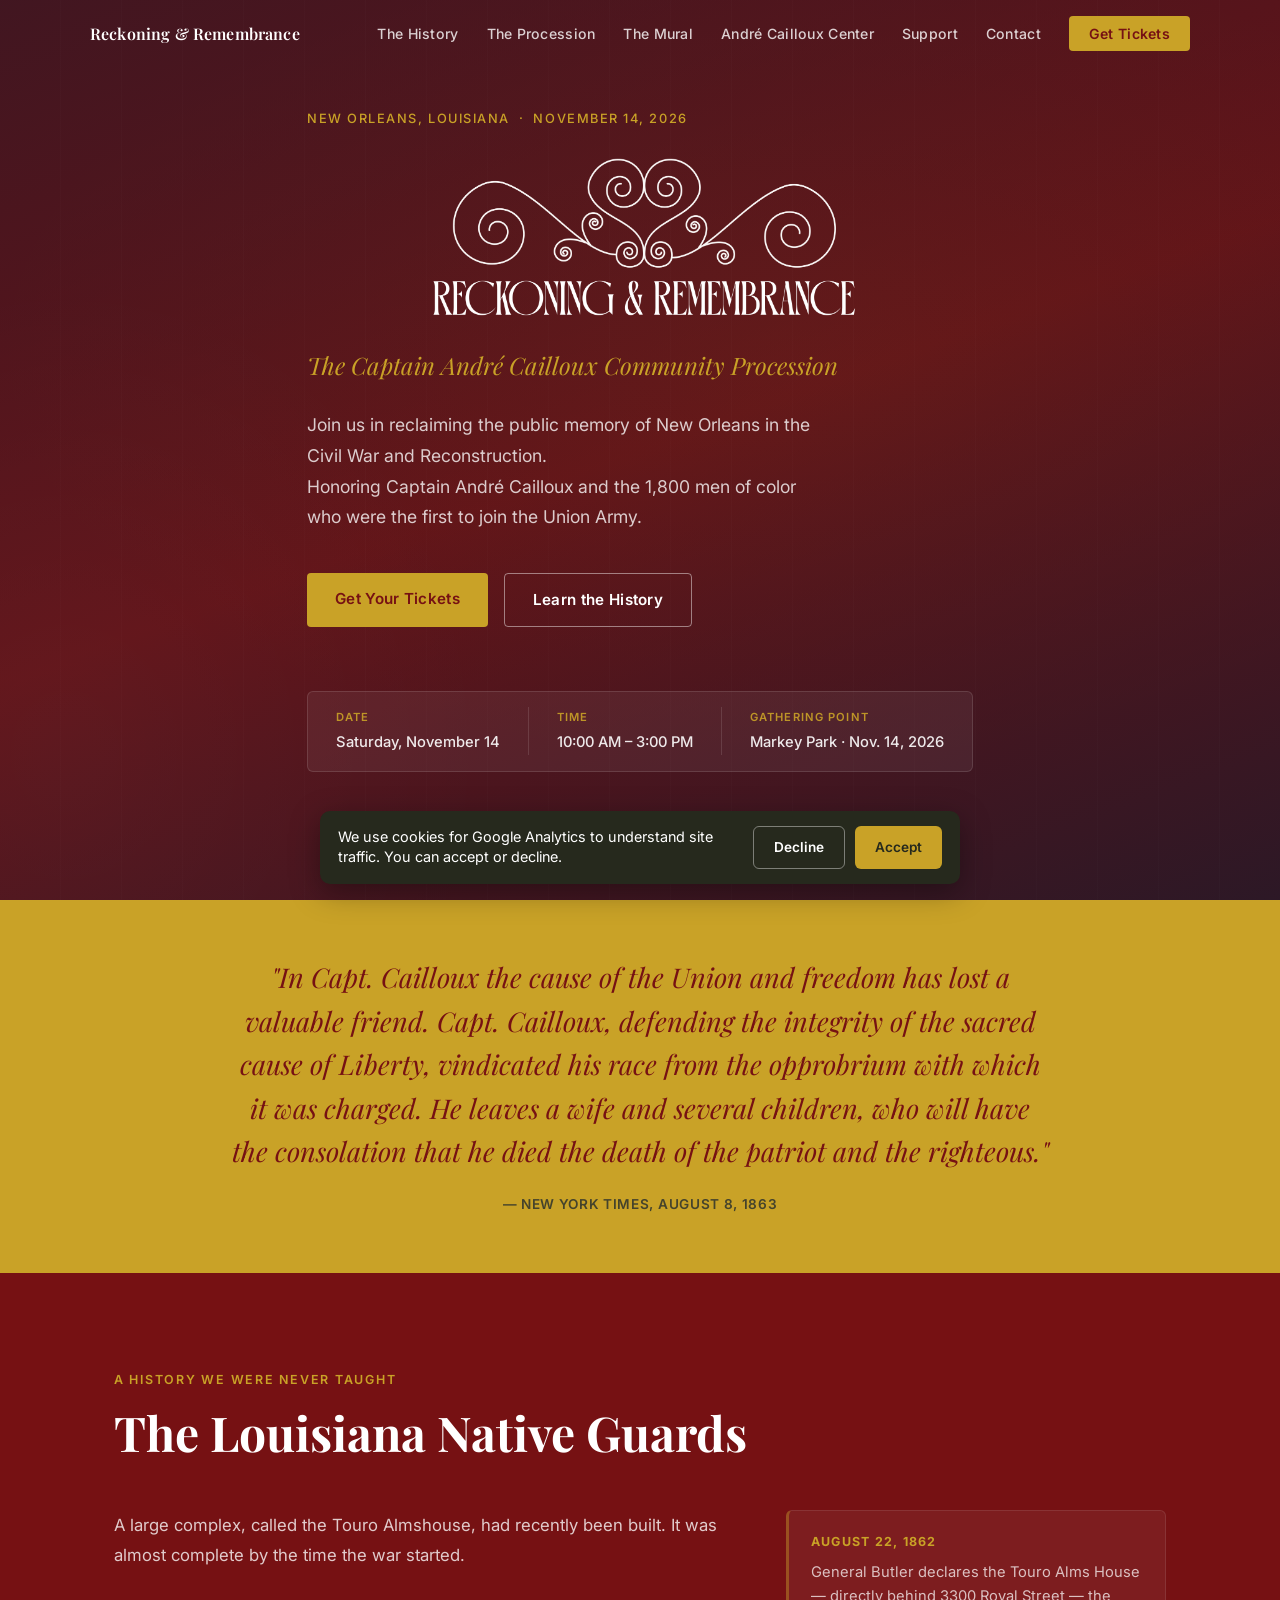
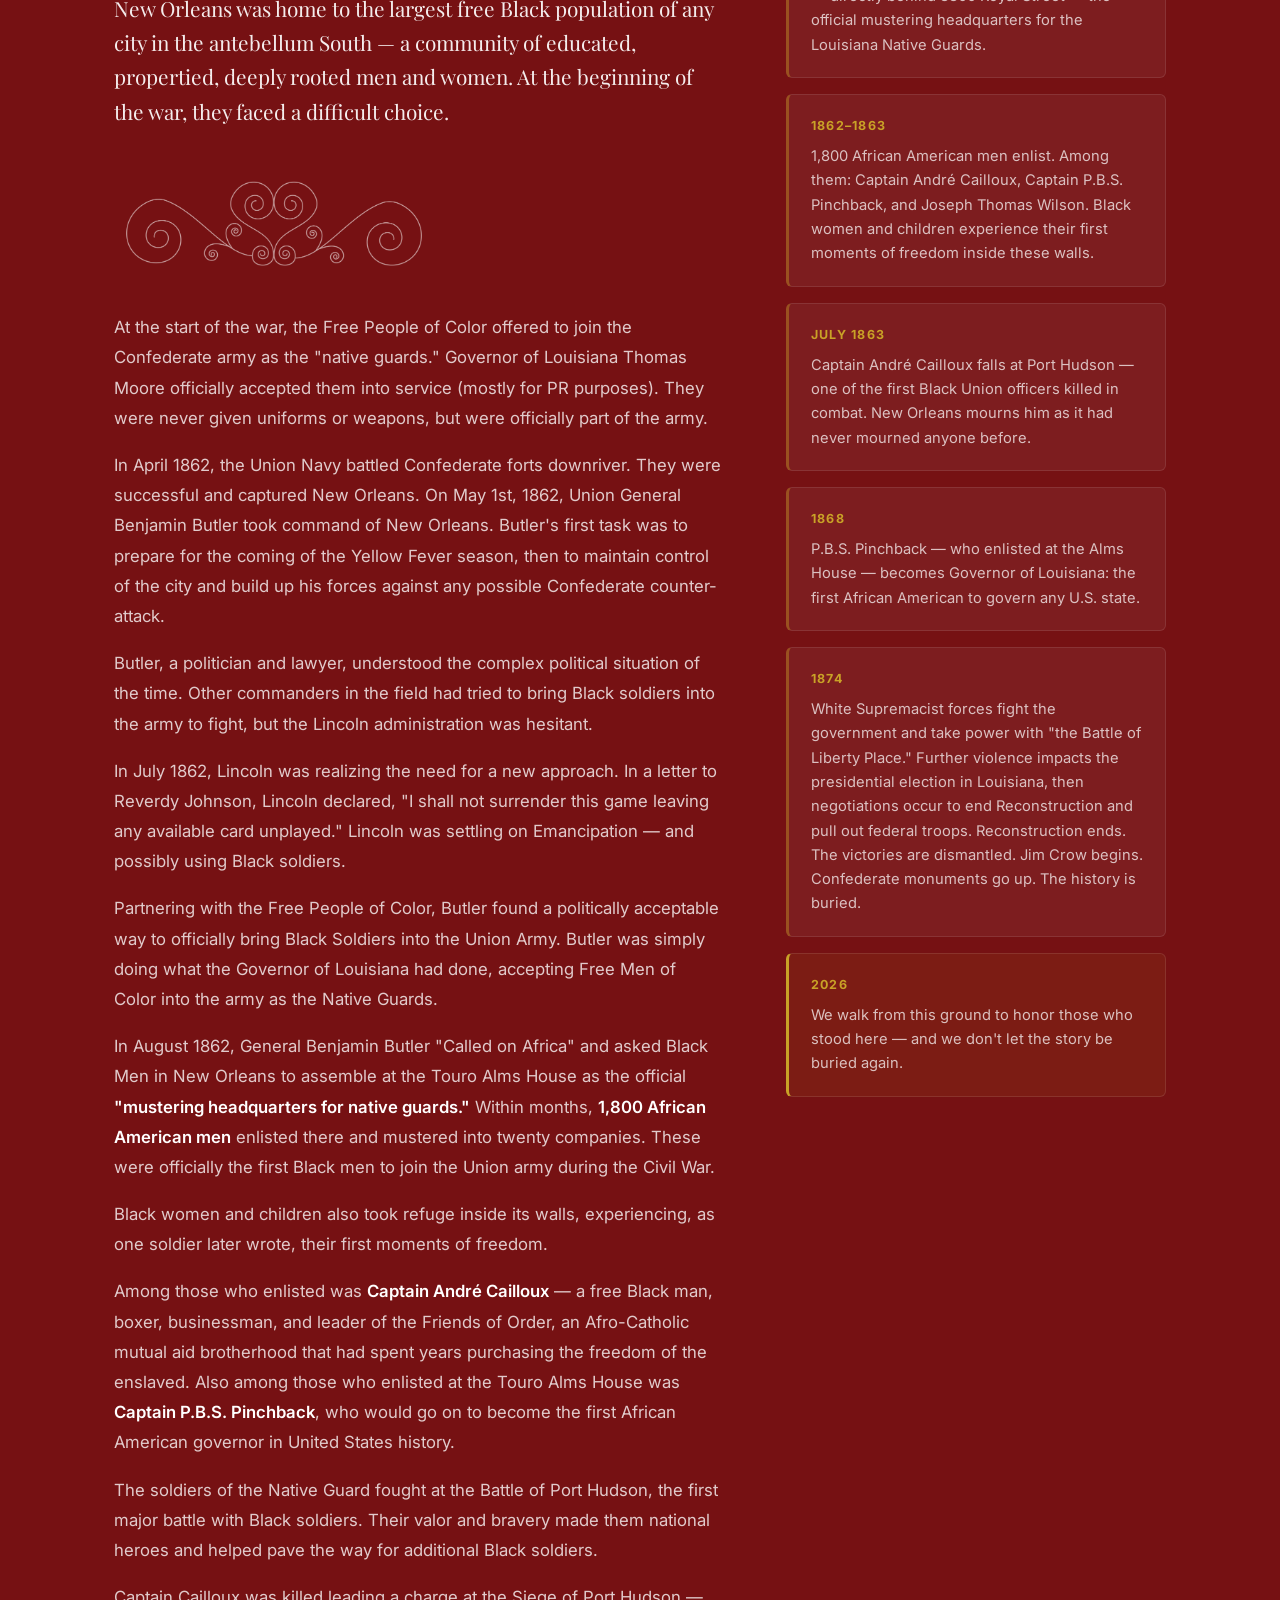
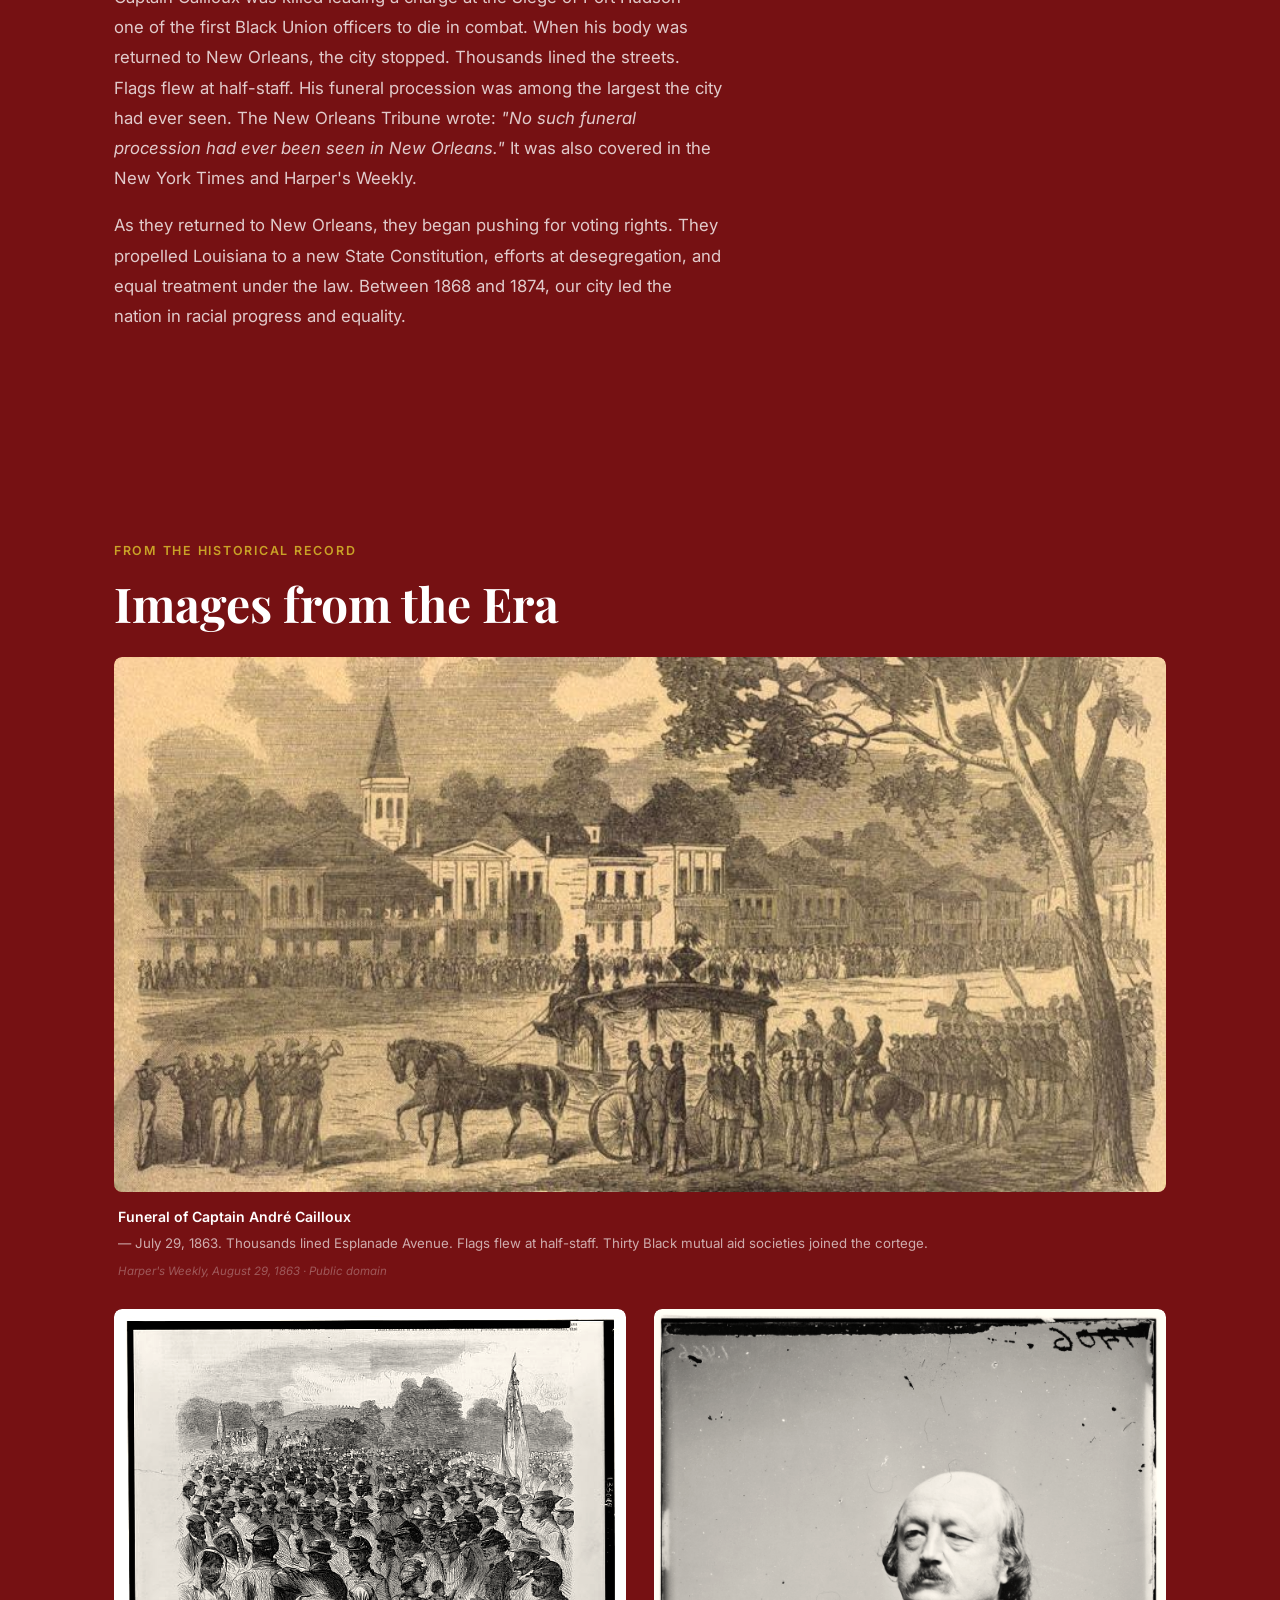
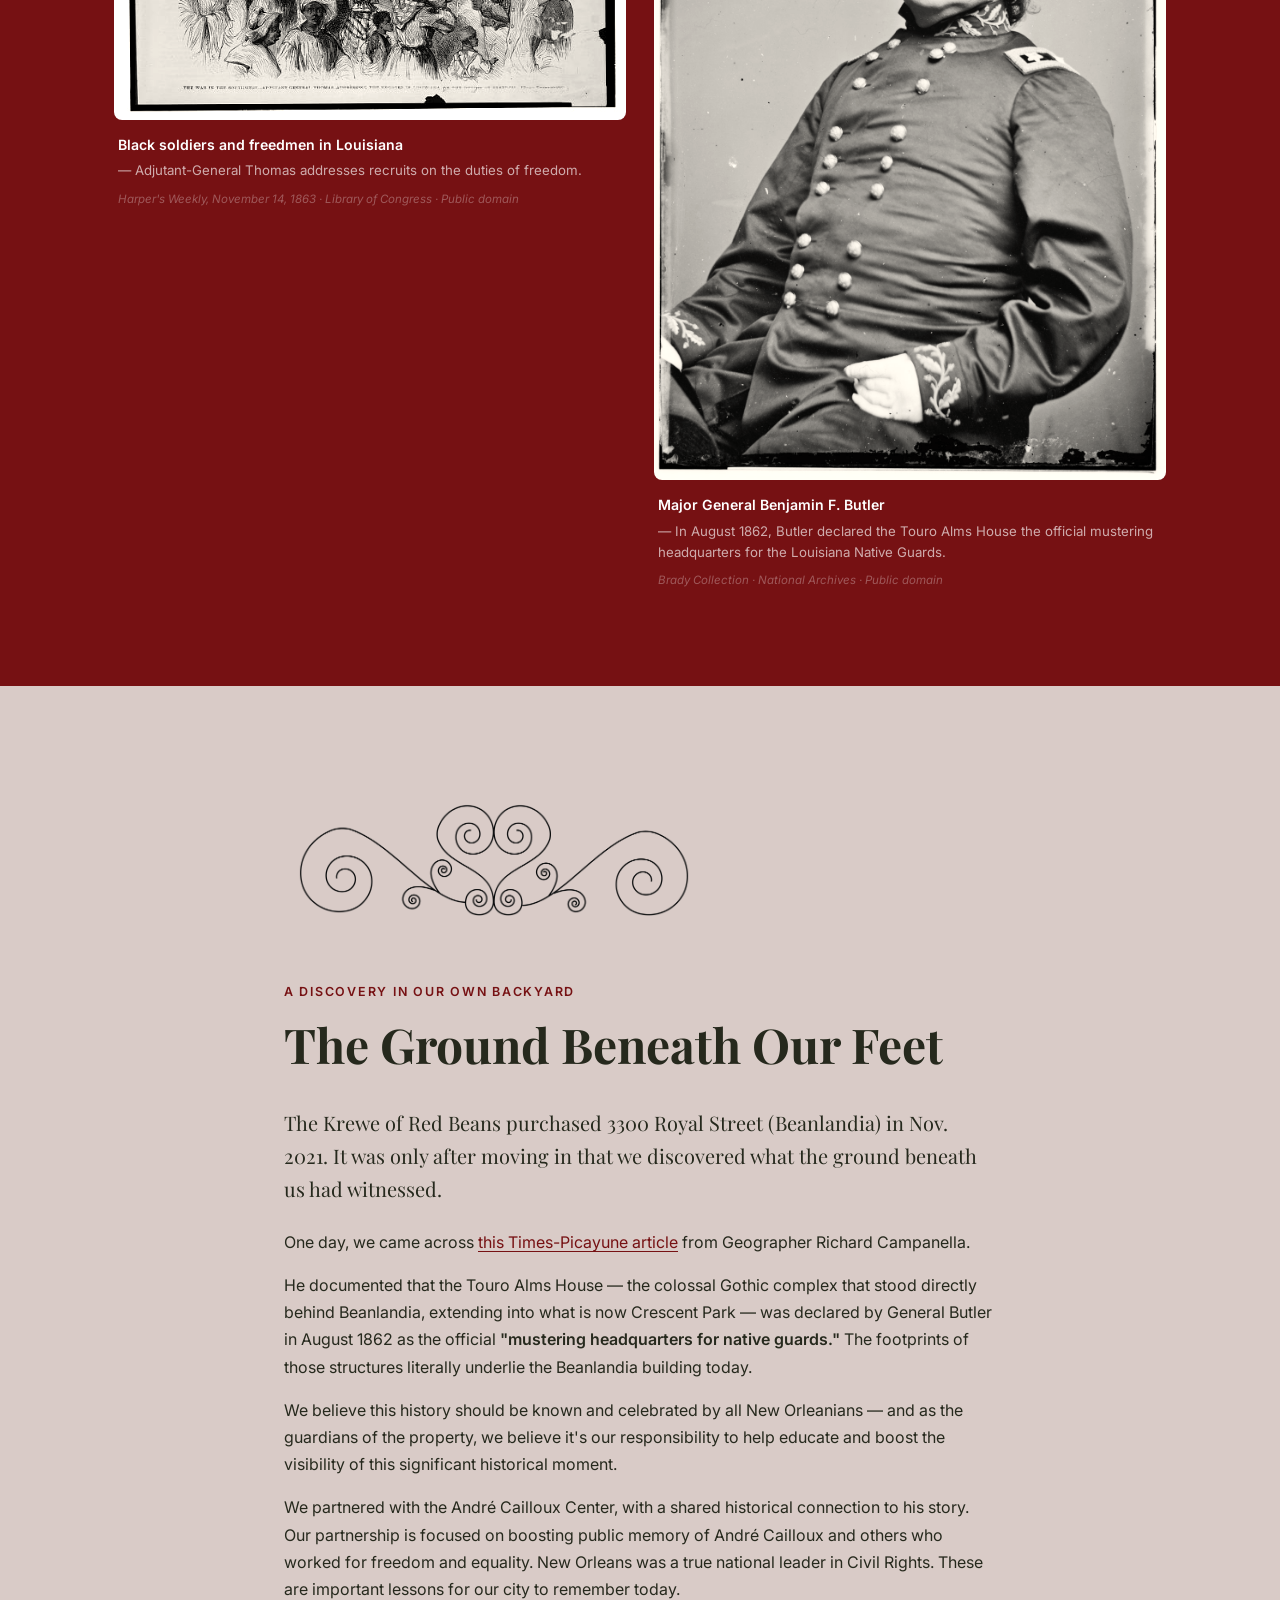
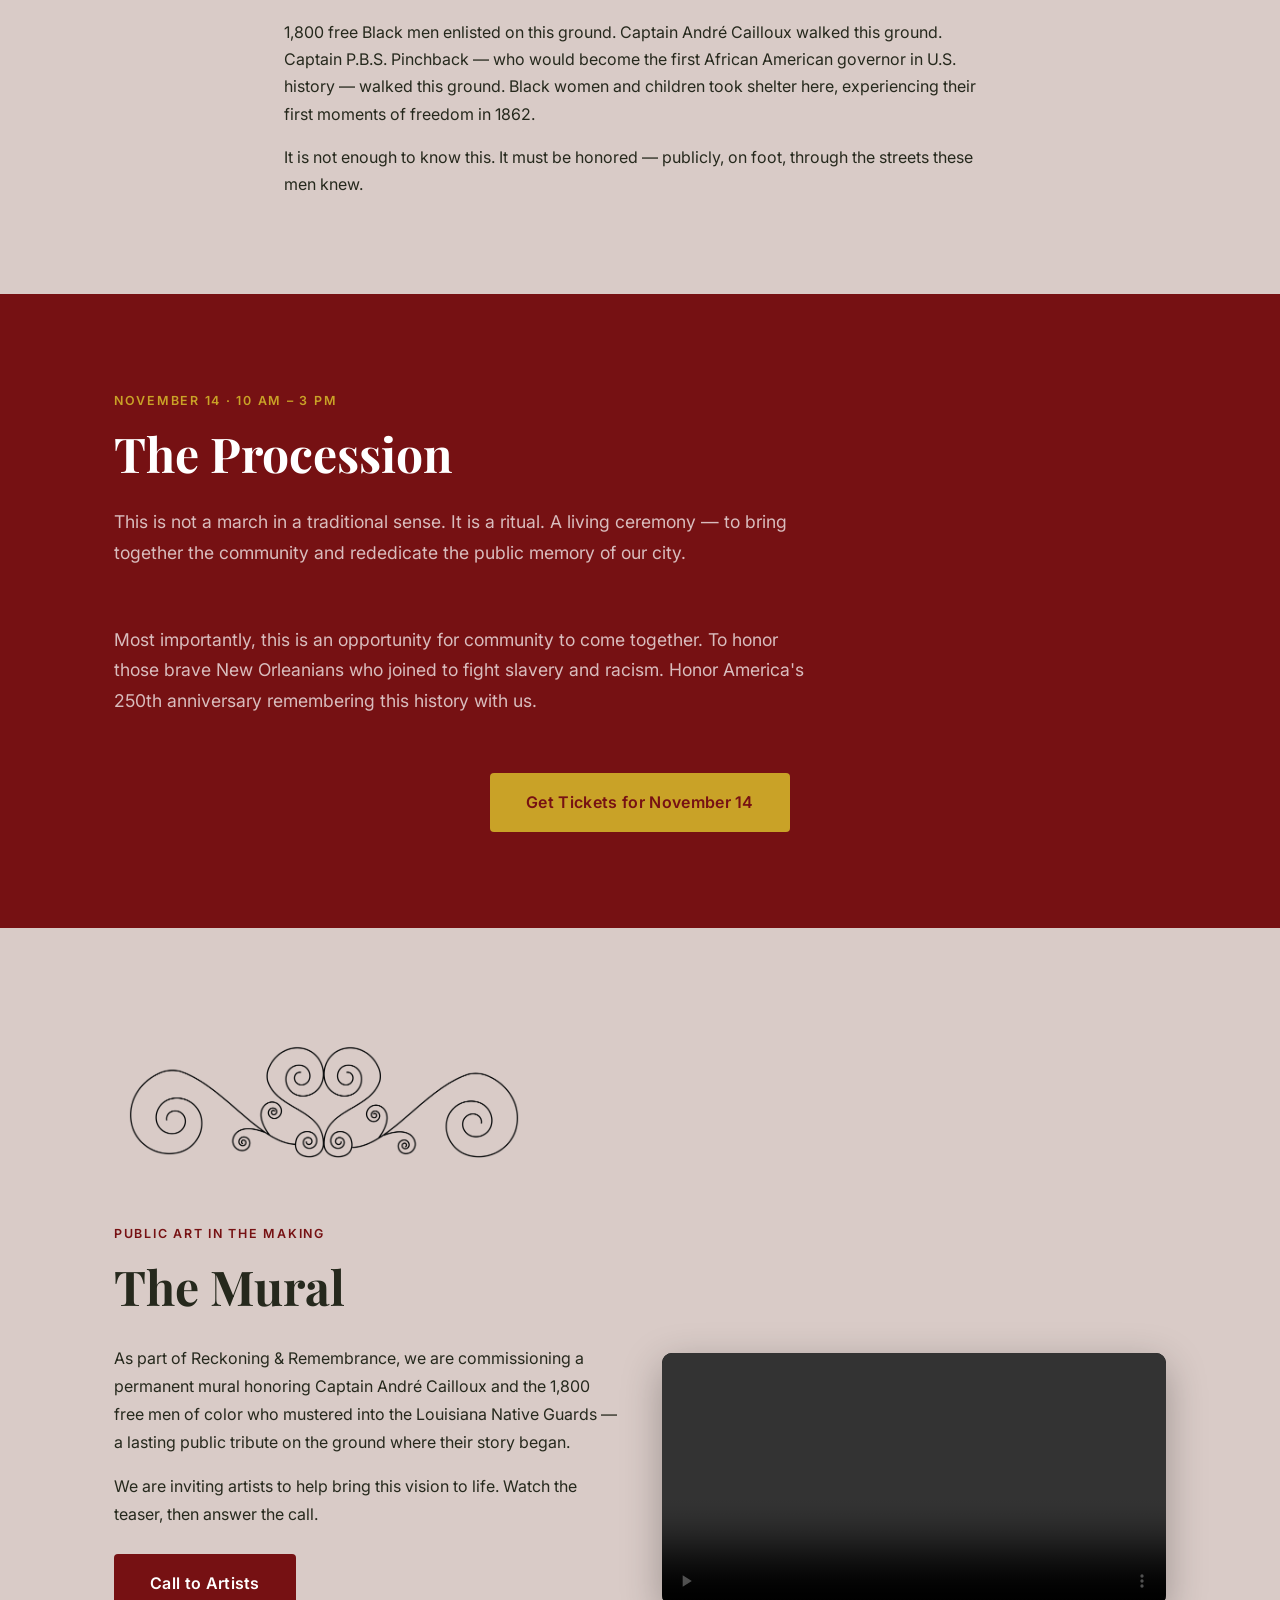
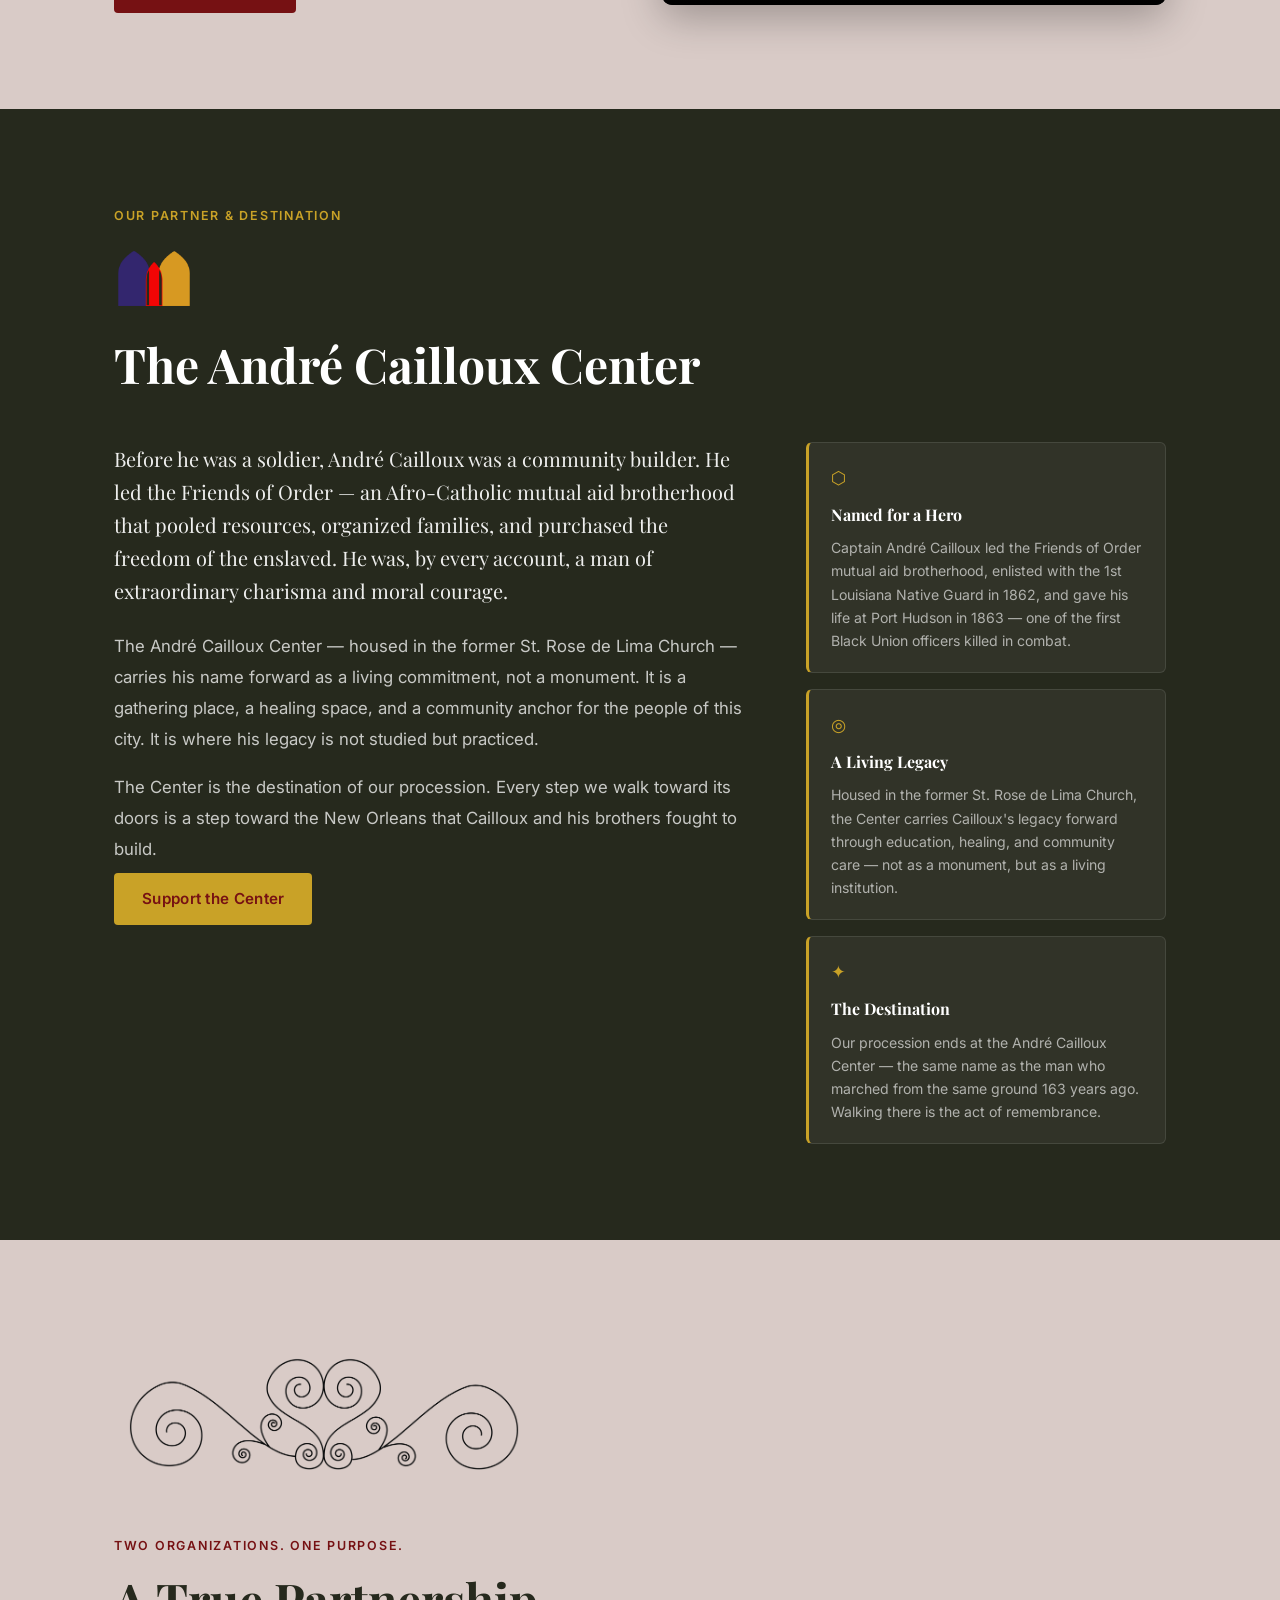
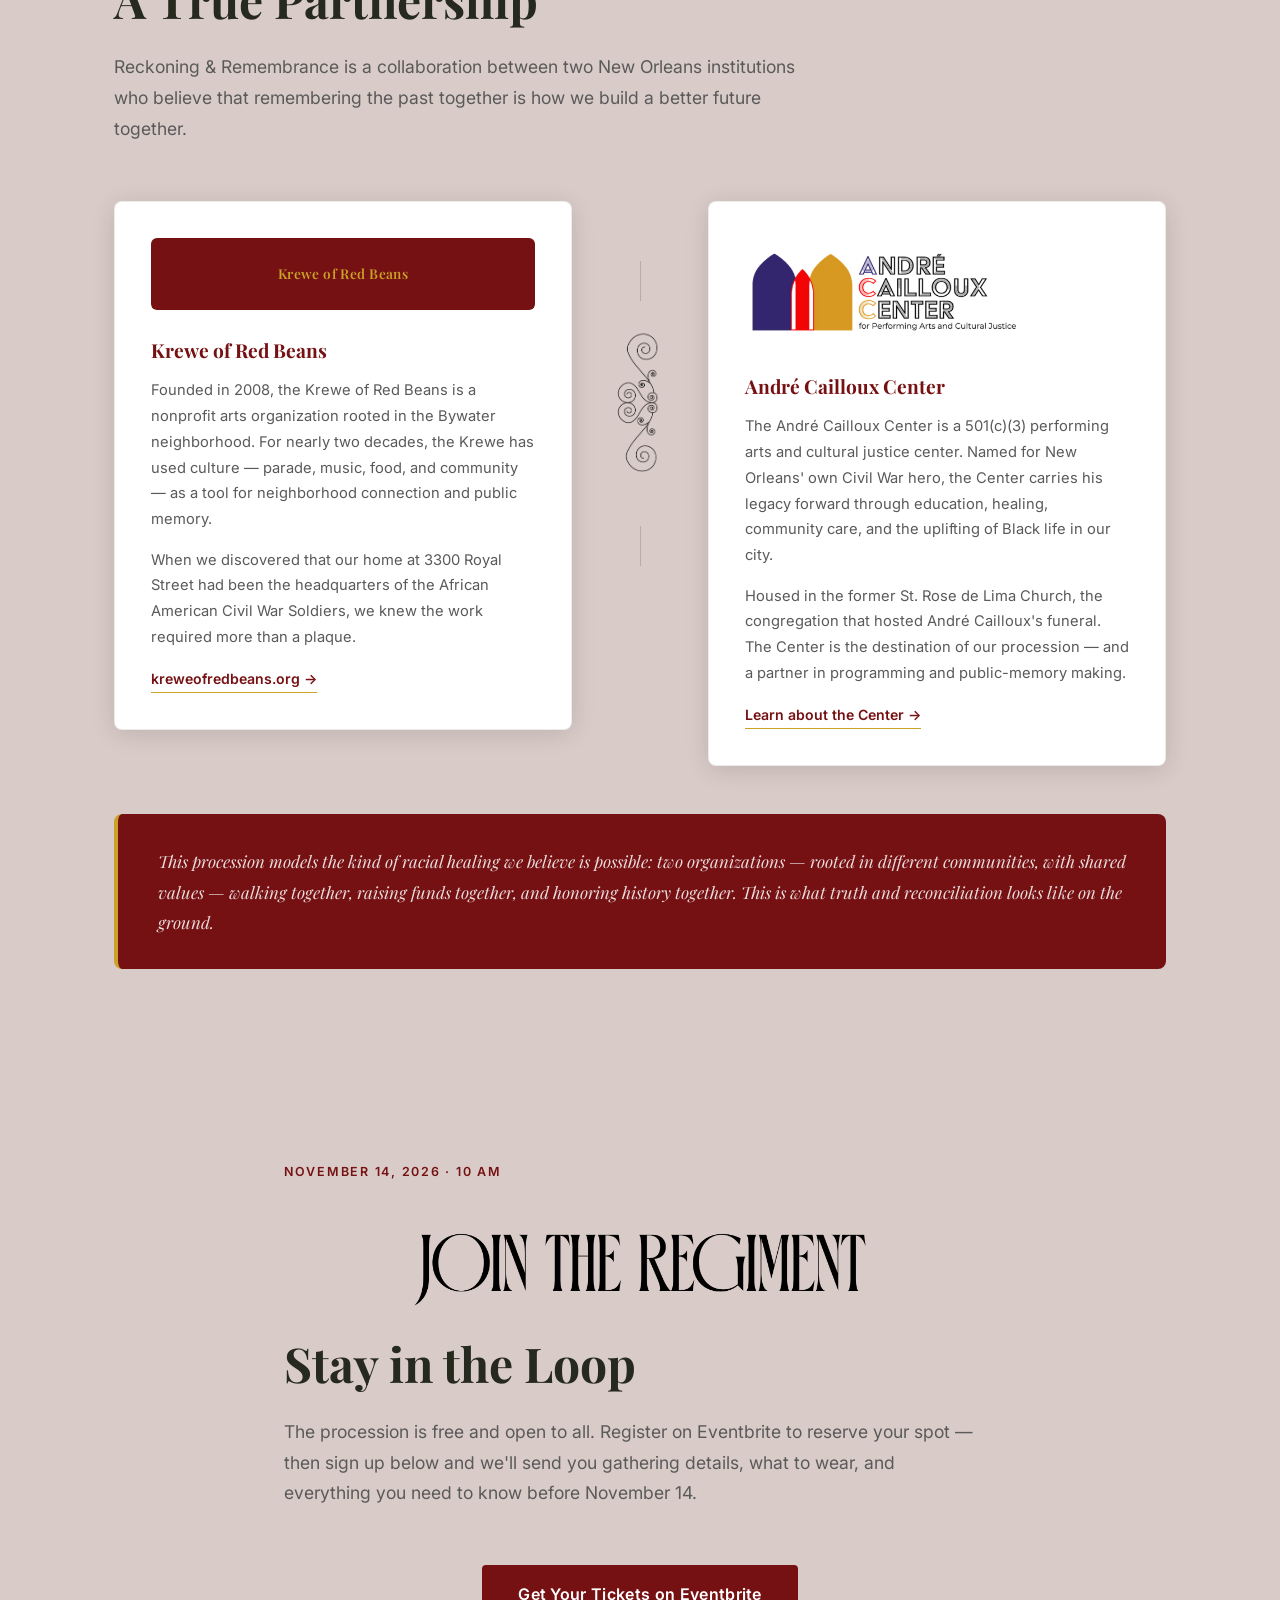
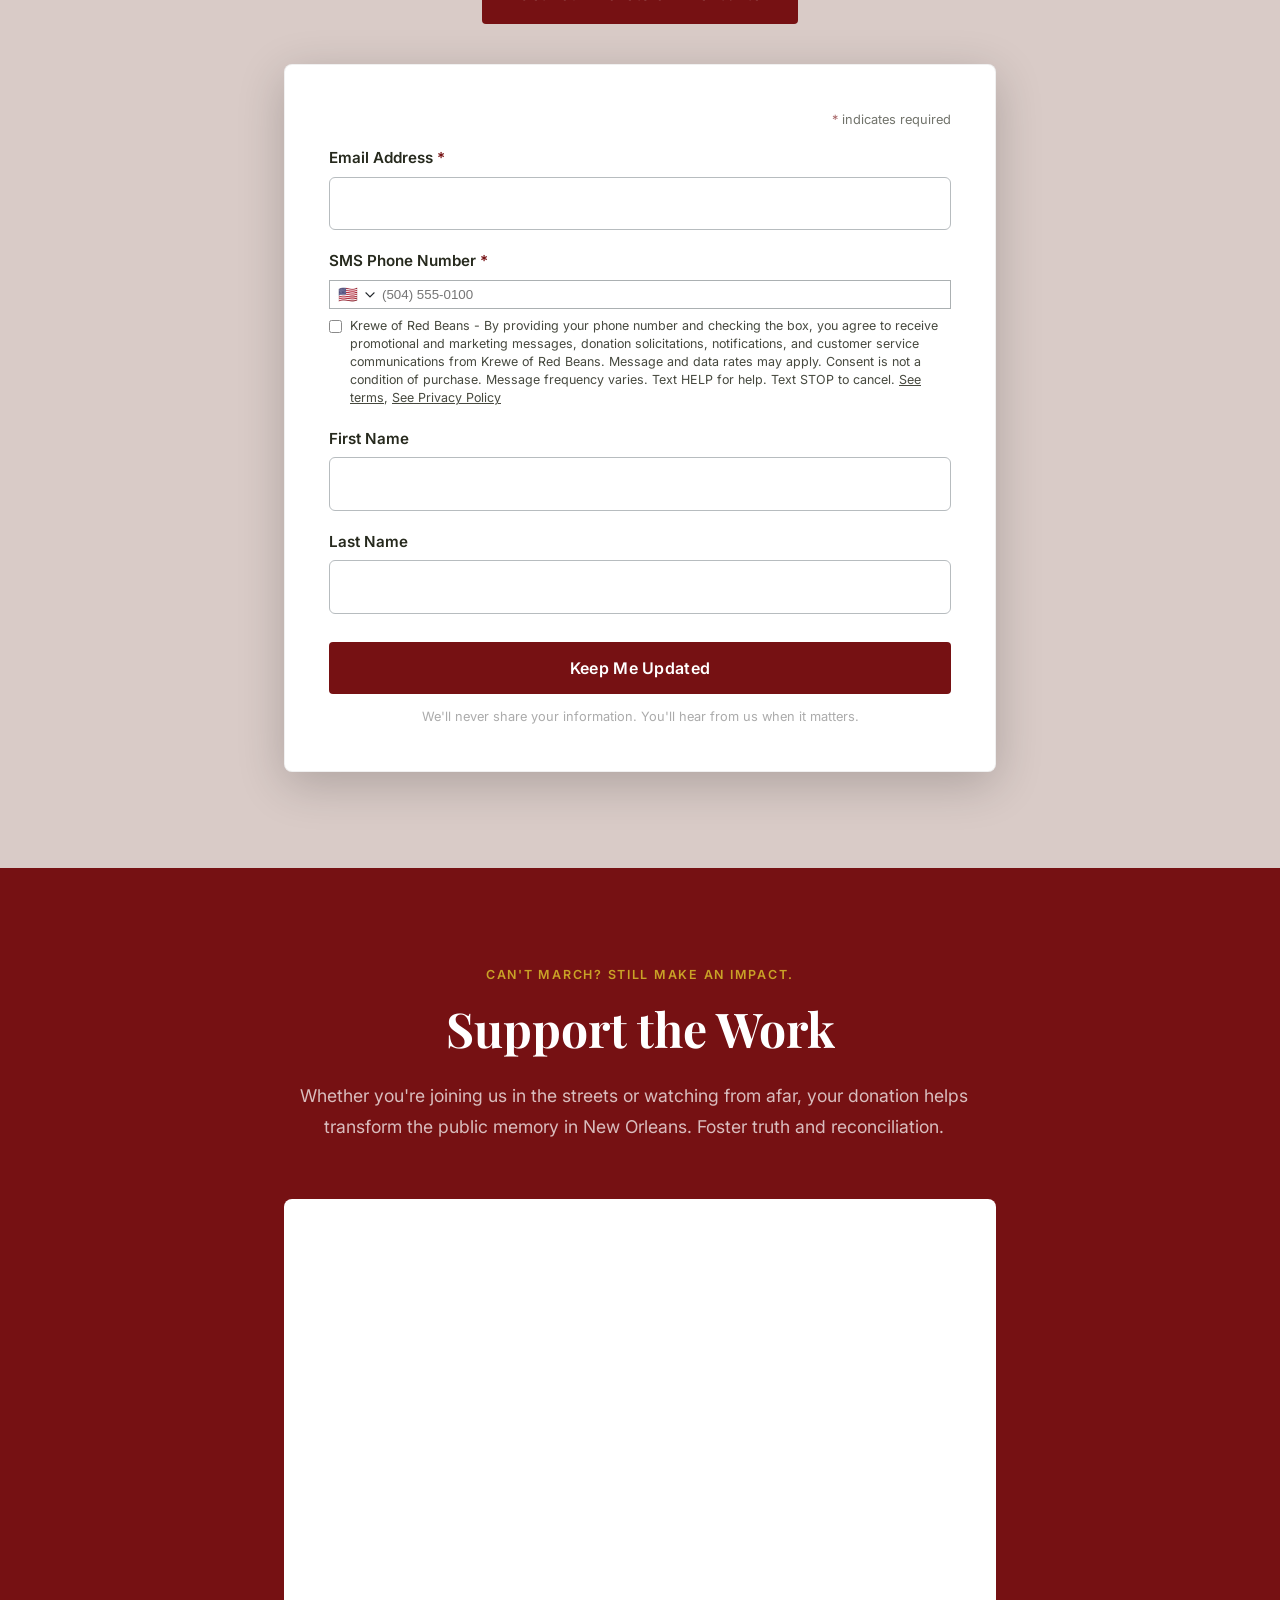
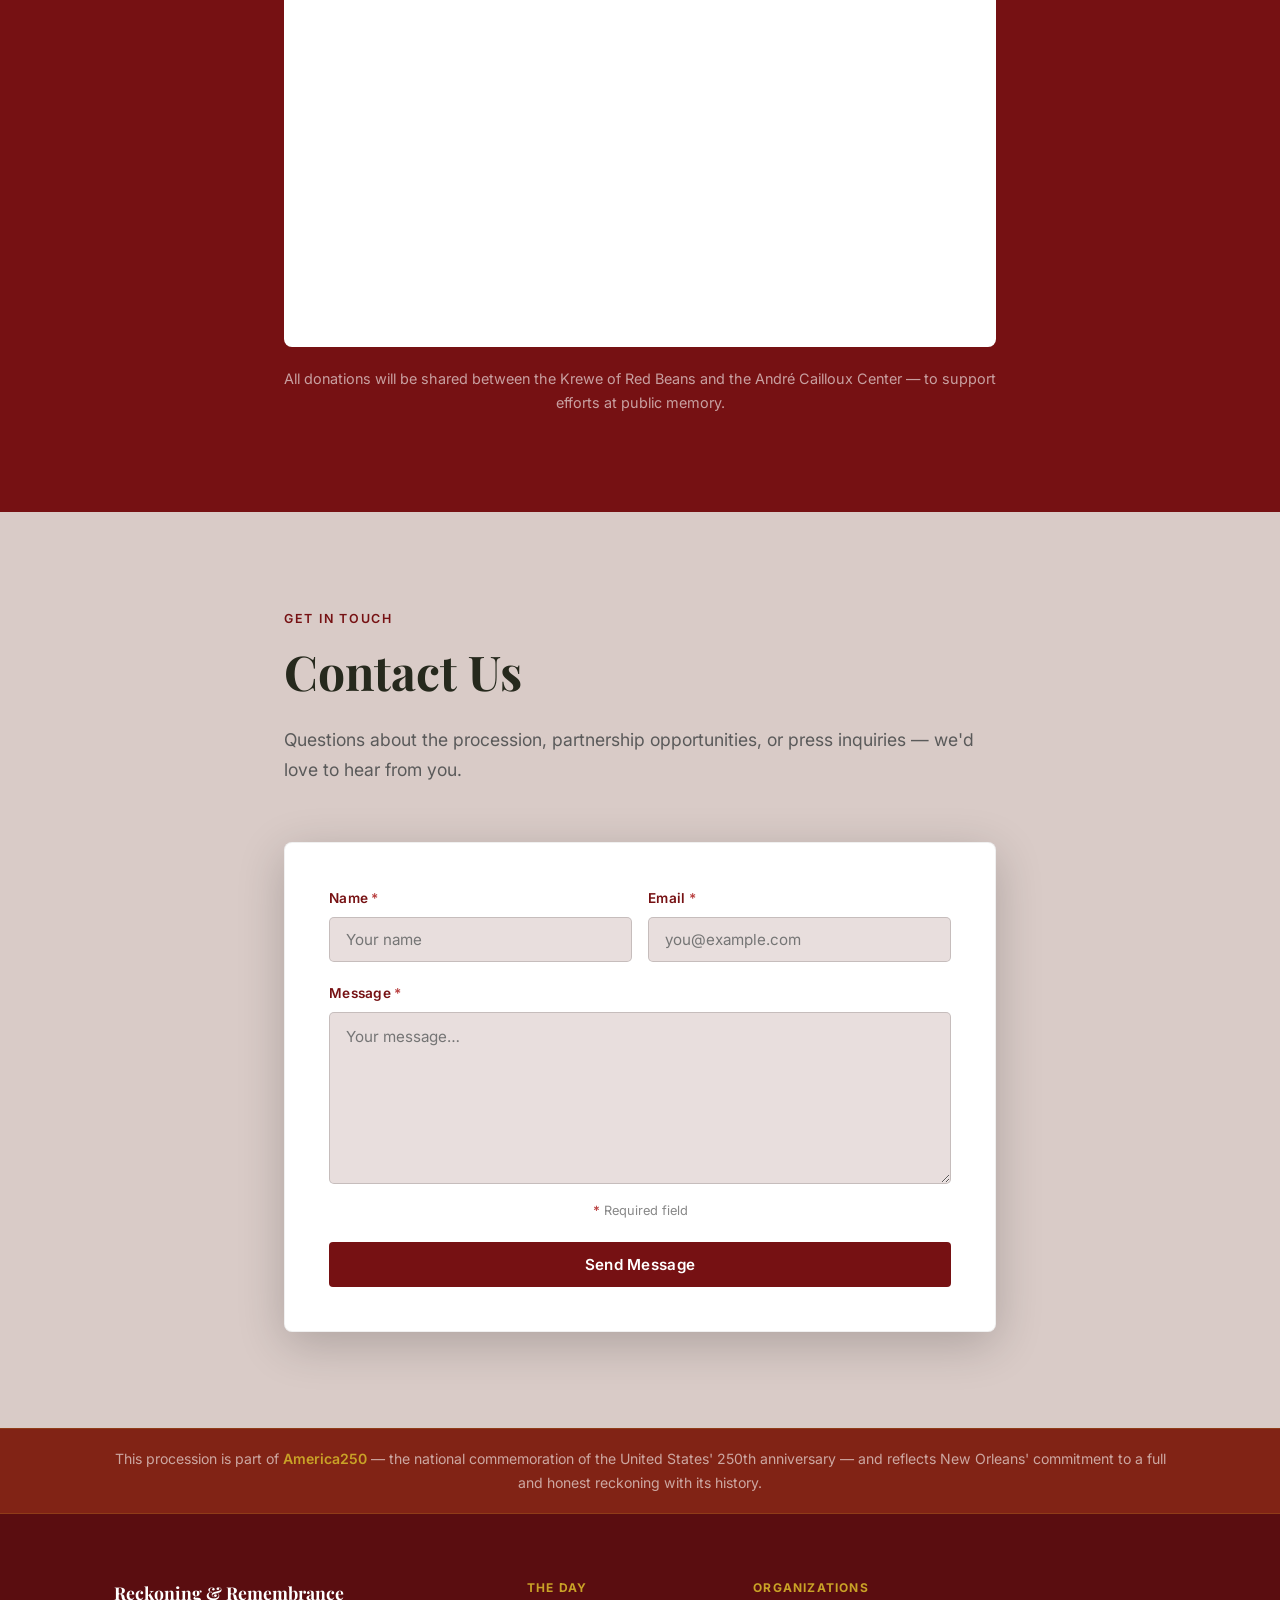
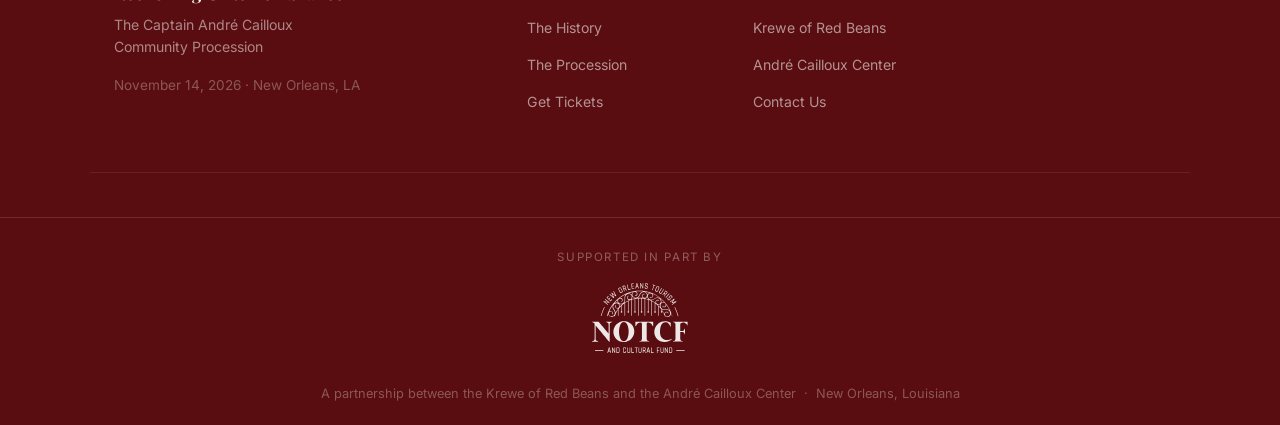
<file: index.html>
<!DOCTYPE html>
<html lang="en">
<head>
  <meta charset="UTF-8" />
  <meta name="viewport" content="width=device-width, initial-scale=1.0" />
  <!-- Google Analytics (GA4) — consent-gated (no analytics cookies until visitor accepts) -->
  <script async src="https://www.googletagmanager.com/gtag/js?id=G-TB7KFX933G"></script>
  <script>
    window.dataLayer = window.dataLayer || [];
    function gtag(){dataLayer.push(arguments);}
    gtag('consent', 'default', { 'analytics_storage': 'denied' });
    gtag('js', new Date());
    gtag('config', 'G-TB7KFX933G');
    try {
      if (localStorage.getItem('cookie-consent') === 'accepted') {
        gtag('consent', 'update', { 'analytics_storage': 'granted' });
      }
    } catch (e) {}
  </script>
  <title>Reckoning &amp; Remembrance — The Captain André Cailloux Community Procession</title>
  <link rel="preconnect" href="https://fonts.googleapis.com" />
  <link rel="preconnect" href="https://fonts.gstatic.com" crossorigin />
  <link href="https://fonts.googleapis.com/css2?family=Playfair+Display:ital,wght@0,400;0,600;0,700;1,400;1,600&family=Inter:wght@300;400;500;600&display=swap" rel="stylesheet" />
  <link rel="stylesheet" href="style.css" />
  <!-- Mailchimp connected-site (audience tracking) -->
  <script id="mcjs">!function(c,h,i,m,p){m=c.createElement(h),p=c.getElementsByTagName(h)[0],m.async=1,m.src=i,p.parentNode.insertBefore(m,p)}(document,"script","https://chimpstatic.com/mcjs-connected/js/users/180905c2a2dba8e9ec6bac318/c8a10c213bd951253ec14046f.js");</script>
</head>
<body>

  <!-- NAV -->
  <nav id="nav">
    <div class="nav-inner">
      <a href="#" class="nav-logo">Reckoning &amp; Remembrance</a>
      <button class="nav-toggle" aria-label="Open menu">&#9776;</button>
      <ul class="nav-links">
        <li><a href="#history">The History</a></li>
        <li><a href="#procession">The Procession</a></li>
        <li><a href="#mural">The Mural</a></li>
        <li><a href="#cailloux-center">André Cailloux Center</a></li>
        <li><a href="#donate">Support</a></li>
        <li><a href="#contact">Contact</a></li>
        <li><a href="https://www.eventbrite.com/e/reckoning-remembrance-the-second-line-of-memory-tickets-2003668411155" target="_blank" rel="noopener" class="nav-cta">Get Tickets</a></li>
      </ul>
    </div>
  </nav>

  <!-- HERO -->
  <section class="hero" id="hero">
    <div class="hero-overlay"></div>
    <div class="hero-content container">
      <p class="hero-eyebrow">New Orleans, Louisiana &nbsp;·&nbsp; November 14, 2026</p>
      <img src="images/logo-rr-stacked.png" alt="Reckoning &amp; Remembrance" class="hero-logo-img" />
      <p class="hero-subtitle">The Captain André Cailloux Community Procession</p>
      <p class="hero-description">Join us in reclaiming the public memory of New Orleans in the Civil War and Reconstruction.<br />Honoring Captain André Cailloux and the 1,800 men of color who were the first to join the Union Army.</p>
      <div class="hero-actions">
        <a href="https://www.eventbrite.com/e/reckoning-remembrance-the-second-line-of-memory-tickets-2003668411155" target="_blank" rel="noopener" class="btn btn-gold">Get Your Tickets</a>
        <a href="#history" class="btn btn-ghost">Learn the History</a>
      </div>
      <div class="hero-date-bar">
        <div class="hero-date-item">
          <span class="hero-date-label">Date</span>
          <span class="hero-date-value">Saturday, November 14</span>
        </div>
        <div class="hero-date-divider"></div>
        <div class="hero-date-item">
          <span class="hero-date-label">Time</span>
          <span class="hero-date-value">10:00 AM – 3:00 PM</span>
        </div>
        <div class="hero-date-divider"></div>
        <div class="hero-date-item">
          <span class="hero-date-label">Gathering Point</span>
          <span class="hero-date-value">Markey Park · Nov. 14, 2026</span>
        </div>
      </div>
    </div>
    <a href="#history" class="hero-scroll-hint" aria-label="Scroll down">
      <svg width="20" height="20" viewBox="0 0 20 20" fill="none"><path d="M10 3v14M4 13l6 6 6-6" stroke="currentColor" stroke-width="1.5" stroke-linecap="round" stroke-linejoin="round"/></svg>
    </a>
  </section>

  <!-- PULL QUOTE -->
  <section class="pull-quote-section">
    <div class="container">
      <blockquote class="pull-quote" data-quote>
        <p>"He was carried to his grave by his brother soldiers, followed by an immense concourse of citizens. No such funeral procession had ever been seen in New Orleans."</p>
        <cite>— New Orleans Tribune, 1863, on the funeral of Captain André Cailloux</cite>
      </blockquote>
      <blockquote class="pull-quote" data-quote style="display:none;">
        <p>"In Capt. Cailloux the cause of the Union and freedom has lost a valuable friend. Capt. Cailloux, defending the integrity of the sacred cause of Liberty, vindicated his race from the opprobrium with which it was charged. He leaves a wife and several children, who will have the consolation that he died the death of the patriot and the righteous."</p>
        <cite>— New York Times, August 8, 1863</cite>
      </blockquote>
    </div>
  </section>

  <!-- HISTORY -->
  <section class="section section--dark" id="history">
    <div class="container">
      <p class="section-eyebrow eyebrow--gold">A History We Were Never Taught</p>
      <h2 class="section-title section-title--light">The Louisiana Native Guards</h2>

      <div class="history-grid">
        <div class="history-text">
          <p>A large complex, called the Touro Almshouse, had recently been built. It was almost complete by the time the war started.</p>
          <p class="history-lead">New Orleans was home to the largest free Black population of any city in the antebellum South — a community of educated, propertied, deeply rooted men and women. At the beginning of the war, they faced a difficult choice.</p>

          <div class="history-divider">
            <img src="images/ornament-horizontal.png" alt="" aria-hidden="true" />
          </div>

          <p>At the start of the war, the Free People of Color offered to join the Confederate army as the "native guards." Governor of Louisiana Thomas Moore officially accepted them into service (mostly for PR purposes). They were never given uniforms or weapons, but were officially part of the army.</p>
          <p>In April 1862, the Union Navy battled Confederate forts downriver. They were successful and captured New Orleans. On May 1st, 1862, Union General Benjamin Butler took command of New Orleans. Butler's first task was to prepare for the coming of the Yellow Fever season, then to maintain control of the city and build up his forces against any possible Confederate counter-attack.</p>
          <p>Butler, a politician and lawyer, understood the complex political situation of the time. Other commanders in the field had tried to bring Black soldiers into the army to fight, but the Lincoln administration was hesitant.</p>
          <p>In July 1862, Lincoln was realizing the need for a new approach. In a letter to Reverdy Johnson, Lincoln declared, "I shall not surrender this game leaving any available card unplayed." Lincoln was settling on Emancipation — and possibly using Black soldiers.</p>
          <p>Partnering with the Free People of Color, Butler found a politically acceptable way to officially bring Black Soldiers into the Union Army. Butler was simply doing what the Governor of Louisiana had done, accepting Free Men of Color into the army as the Native Guards.</p>
          <p>In August 1862, General Benjamin Butler "Called on Africa" and asked Black Men in New Orleans to assemble at the Touro Alms House as the official <strong>"mustering headquarters for native guards."</strong> Within months, <strong>1,800 African American men</strong> enlisted there and mustered into twenty companies. These were officially the first Black men to join the Union army during the Civil War.</p>
          <p>Black women and children also took refuge inside its walls, experiencing, as one soldier later wrote, their first moments of freedom.</p>
          <p>Among those who enlisted was <strong>Captain André Cailloux</strong> — a free Black man, boxer, businessman, and leader of the Friends of Order, an Afro-Catholic mutual aid brotherhood that had spent years purchasing the freedom of the enslaved. Also among those who enlisted at the Touro Alms House was <strong>Captain P.B.S. Pinchback</strong>, who would go on to become the first African American governor in United States history.</p>
          <p>The soldiers of the Native Guard fought at the Battle of Port Hudson, the first major battle with Black soldiers. Their valor and bravery made them national heroes and helped pave the way for additional Black soldiers.</p>
          <p>Captain Cailloux was killed leading a charge at the Siege of Port Hudson — one of the first Black Union officers to die in combat. When his body was returned to New Orleans, the city stopped. Thousands lined the streets. Flags flew at half-staff. His funeral procession was among the largest the city had ever seen. The New Orleans Tribune wrote: <em>"No such funeral procession had ever been seen in New Orleans."</em> It was also covered in the New York Times and Harper's Weekly.</p>
          <p>As they returned to New Orleans, they began pushing for voting rights. They propelled Louisiana to a new State Constitution, efforts at desegregation, and equal treatment under the law. Between 1868 and 1874, our city led the nation in racial progress and equality.</p>
        </div>
        <div class="history-aside">
          <div class="history-card">
            <div class="history-card-year">August 22, 1862</div>
            <p>General Butler declares the Touro Alms House — directly behind 3300 Royal Street — the official mustering headquarters for the Louisiana Native Guards.</p>
          </div>
          <div class="history-card">
            <div class="history-card-year">1862–1863</div>
            <p>1,800 African American men enlist. Among them: Captain André Cailloux, Captain P.B.S. Pinchback, and Joseph Thomas Wilson. Black women and children experience their first moments of freedom inside these walls.</p>
          </div>
          <div class="history-card">
            <div class="history-card-year">July 1863</div>
            <p>Captain André Cailloux falls at Port Hudson — one of the first Black Union officers killed in combat. New Orleans mourns him as it had never mourned anyone before.</p>
          </div>
          <div class="history-card">
            <div class="history-card-year">1868</div>
            <p>P.B.S. Pinchback — who enlisted at the Alms House — becomes Governor of Louisiana: the first African American to govern any U.S. state.</p>
          </div>
          <div class="history-card">
            <div class="history-card-year">1874</div>
            <p>White Supremacist forces fight the government and take power with "the Battle of Liberty Place." Further violence impacts the presidential election in Louisiana, then negotiations occur to end Reconstruction and pull out federal troops. Reconstruction ends. The victories are dismantled. Jim Crow begins. Confederate monuments go up. The history is buried.</p>
          </div>
          <div class="history-card history-card--gold">
            <div class="history-card-year">2026</div>
            <p>We walk from this ground to honor those who stood here — and we don't let the story be buried again.</p>
          </div>
        </div>
      </div>
    </div>
  </section>

  <!-- HISTORICAL IMAGES -->
  <section class="section section--dark" id="historical-images">
    <div class="container">
      <p class="section-eyebrow eyebrow--gold">From the Historical Record</p>
      <h2 class="section-title section-title--light">Images from the Era</h2>

      <div class="hist-grid">

        <figure class="hist-figure hist-figure--wide">
          <img src="images/cailloux-funeral-1863.jpg"
               alt="Funeral procession of Captain André Cailloux, New Orleans, July 1863 — engraving from Harper's Weekly"
               class="hist-img" />
          <figcaption class="hist-caption">
            <strong>Funeral of Captain André Cailloux</strong> — July 29, 1863.
            Thousands lined Esplanade Avenue. Flags flew at half-staff. Thirty Black mutual aid societies joined the cortege.
            <span class="hist-credit">Harper's Weekly, August 29, 1863 · Public domain</span>
          </figcaption>
        </figure>

        <figure class="hist-figure">
          <img src="images/thomas-freedmen-1863.jpg"
               alt="Adjutant-General Thomas addressing Black soldiers and freedmen in Louisiana, 1863 — Harper's Weekly engraving"
               class="hist-img" />
          <figcaption class="hist-caption">
            <strong>Black soldiers and freedmen in Louisiana</strong> — Adjutant-General Thomas addresses recruits on the duties of freedom.
            <span class="hist-credit">Harper's Weekly, November 14, 1863 · Library of Congress · Public domain</span>
          </figcaption>
        </figure>

        <figure class="hist-figure">
          <img src="images/butler-portrait.jpg"
               alt="Major General Benjamin F. Butler, who declared the Touro Alms House the mustering headquarters for the Louisiana Native Guards in August 1862"
               class="hist-img" />
          <figcaption class="hist-caption">
            <strong>Major General Benjamin F. Butler</strong> — In August 1862, Butler declared the Touro Alms House the official mustering headquarters for the Louisiana Native Guards.
            <span class="hist-credit">Brady Collection · National Archives · Public domain</span>
          </figcaption>
        </figure>

      </div>
    </div>
  </section>

  <!-- DISCOVERY -->
  <section class="section section--parchment" id="discovery">
    <div class="container container--narrow">
      <div class="section-ornament">
        <img src="images/ornament-horizontal.png" alt="" aria-hidden="true" />
      </div>
      <p class="section-eyebrow eyebrow--navy">A Discovery in Our Own Backyard</p>
      <h2 class="section-title">The Ground Beneath Our Feet</h2>
      <div class="discovery-content">
        <p class="discovery-lead">The Krewe of Red Beans purchased 3300 Royal Street (Beanlandia) in Nov. 2021. It was only after moving in that we discovered what the ground beneath us had witnessed.</p>
        <p>One day, we came across <a href="https://www.nola.com/entertainment_life/home_garden/a-gothic-castle-in-bywater-ill-fated-almshouse-was-once-a-new-orleans-landmark/article_37813116-fe43-5c41-8521-58df43777f85.html" target="_blank" rel="noopener" class="discovery-link">this Times-Picayune article</a> from Geographer Richard Campanella.</p>
        <p>He documented that the Touro Alms House — the colossal Gothic complex that stood directly behind Beanlandia, extending into what is now Crescent Park — was declared by General Butler in August 1862 as the official <strong>"mustering headquarters for native guards."</strong> The footprints of those structures literally underlie the Beanlandia building today.</p>
        <p>We believe this history should be known and celebrated by all New Orleanians — and as the guardians of the property, we believe it's our responsibility to help educate and boost the visibility of this significant historical moment.</p>
        <p>We partnered with the André Cailloux Center, with a shared historical connection to his story. Our partnership is focused on boosting public memory of André Cailloux and others who worked for freedom and equality. New Orleans was a true national leader in Civil Rights. These are important lessons for our city to remember today.</p>
        <p>1,800 free Black men enlisted on this ground. Captain André Cailloux walked this ground. Captain P.B.S. Pinchback — who would become the first African American governor in U.S. history — walked this ground. Black women and children took shelter here, experiencing their first moments of freedom in 1862.</p>
        <p>It is not enough to know this. It must be honored — publicly, on foot, through the streets these men knew.</p>
      </div>
    </div>
  </section>

  <!-- PROCESSION -->
  <section class="section section--dark" id="procession">
    <div class="container">
      <p class="section-eyebrow eyebrow--gold">November 14 · 10 AM – 3 PM</p>
      <h2 class="section-title section-title--light">The Procession</h2>
      <p class="section-intro section-intro--light">This is not a march in a traditional sense. It is a ritual. A living ceremony — to bring together the community and rededicate the public memory of our city.</p>
      <p class="section-intro section-intro--light">Most importantly, this is an opportunity for community to come together. To honor those brave New Orleanians who joined to fight slavery and racism. Honor America's 250th anniversary remembering this history with us.</p>

      <div class="procession-cta">
        <a href="https://www.eventbrite.com/e/reckoning-remembrance-the-second-line-of-memory-tickets-2003668411155" target="_blank" rel="noopener" class="btn btn-gold btn--large">Get Tickets for November 14</a>
      </div>
    </div>
  </section>

  <!-- THE MURAL -->
  <section class="section section--parchment" id="mural">
    <div class="container">
      <div class="section-ornament">
        <img src="images/ornament-horizontal.png" alt="" aria-hidden="true" />
      </div>
      <p class="section-eyebrow eyebrow--navy">Public Art in the Making</p>
      <h2 class="section-title">The Mural</h2>
      <div class="mural-grid">
        <div class="mural-text">
          <p>As part of Reckoning &amp; Remembrance, we are commissioning a permanent mural honoring Captain André Cailloux and the 1,800 free men of color who mustered into the Louisiana Native Guards — a lasting public tribute on the ground where their story began.</p>
          <p>We are inviting artists to help bring this vision to life. Watch the teaser, then answer the call.</p>
          <a href="https://www.artsneworleans.org/opportunity/reckoning-and-remembrance/" target="_blank" rel="noopener" class="btn btn-navy btn--large">Call to Artists</a>
        </div>
        <div class="mural-media">
          <video class="mural-video" controls preload="metadata" playsinline>
            <source src="video/reckoning-remembrance-teaser.mp4" type="video/mp4" />
            Your browser doesn't support embedded video.
            <a href="video/reckoning-remembrance-teaser.mp4">Watch the teaser</a>.
          </video>
        </div>
      </div>
    </div>
  </section>

  <!-- ANDRÉ CAILLOUX CENTER SPOTLIGHT -->
  <section class="section section--center-spotlight" id="cailloux-center">
    <div class="container">
      <p class="section-eyebrow eyebrow--gold">Our Partner &amp; Destination</p>
      <img src="images/acc-logo-icon.png" alt="André Cailloux Center logo — three gothic arches in purple, red, and gold" class="acc-section-icon" />
      <h2 class="section-title section-title--light">The André Cailloux Center</h2>

      <div class="center-spotlight-grid">
        <div class="center-spotlight-main">
          <p class="center-spotlight-lead">Before he was a soldier, André Cailloux was a community builder. He led the Friends of Order — an Afro-Catholic mutual aid brotherhood that pooled resources, organized families, and purchased the freedom of the enslaved. He was, by every account, a man of extraordinary charisma and moral courage.</p>
          <p>The André Cailloux Center — housed in the former St. Rose de Lima Church — carries his name forward as a living commitment, not a monument. It is a gathering place, a healing space, and a community anchor for the people of this city. It is where his legacy is not studied but practiced.</p>
          <p>The Center is the destination of our procession. Every step we walk toward its doors is a step toward the New Orleans that Cailloux and his brothers fought to build.</p>
          <a href="https://givebutter.com/keep-the-beat-Strong" target="_blank" rel="noopener" class="btn btn-gold" style="margin-top:8px;">Support the Center</a>
        </div>

        <div class="center-spotlight-aside">
          <div class="center-info-card">
            <div class="center-info-icon">⬡</div>
            <h3>Named for a Hero</h3>
            <p>Captain André Cailloux led the Friends of Order mutual aid brotherhood, enlisted with the 1st Louisiana Native Guard in 1862, and gave his life at Port Hudson in 1863 — one of the first Black Union officers killed in combat.</p>
          </div>
          <div class="center-info-card">
            <div class="center-info-icon">◎</div>
            <h3>A Living Legacy</h3>
            <p>Housed in the former St. Rose de Lima Church, the Center carries Cailloux's legacy forward through education, healing, and community care — not as a monument, but as a living institution.</p>
          </div>
          <div class="center-info-card">
            <div class="center-info-icon">✦</div>
            <h3>The Destination</h3>
            <p>Our procession ends at the André Cailloux Center — the same name as the man who marched from the same ground 163 years ago. Walking there is the act of remembrance.</p>
          </div>
        </div>
      </div>
    </div>
  </section>

  <!-- PARTNERSHIP -->
  <section class="section section--parchment" id="partnership">
    <div class="container">
      <div class="section-ornament">
        <img src="images/ornament-horizontal.png" alt="" aria-hidden="true" />
      </div>
      <p class="section-eyebrow eyebrow--navy">Two Organizations. One Purpose.</p>
      <h2 class="section-title">A True Partnership</h2>
      <p class="section-intro">Reckoning &amp; Remembrance is a collaboration between two New Orleans institutions who believe that remembering the past together is how we build a better future together.</p>

      <div class="partner-grid">
        <div class="partner-card">
          <div class="partner-logo-placeholder">Krewe of Red Beans</div>
          <h3>Krewe of Red Beans</h3>
          <p>Founded in 2008, the Krewe of Red Beans is a nonprofit arts organization rooted in the Bywater neighborhood. For nearly two decades, the Krewe has used culture — parade, music, food, and community — as a tool for neighborhood connection and public memory.</p>
          <p>When we discovered that our home at 3300 Royal Street had been the headquarters of the African American Civil War Soldiers, we knew the work required more than a plaque.</p>
          <a href="https://kreweofredbeans.org" target="_blank" rel="noopener" class="partner-link">kreweofredbeans.org →</a>
        </div>
        <div class="partner-divider">
          <div class="partner-divider-line"></div>
          <img src="images/ornament-vertical.png" alt="" aria-hidden="true" class="partner-divider-orn" />
          <div class="partner-divider-line"></div>
        </div>
        <div class="partner-card">
          <img src="images/acc-logo-full.png" alt="André Cailloux Center" class="partner-logo-img" />
          <h3>André Cailloux Center</h3>
          <p>The André Cailloux Center is a 501(c)(3) performing arts and cultural justice center. Named for New Orleans' own Civil War hero, the Center carries his legacy forward through education, healing, community care, and the uplifting of Black life in our city.</p>
          <p>Housed in the former St. Rose de Lima Church, the congregation that hosted André Cailloux's funeral. The Center is the destination of our procession — and a partner in programming and public-memory making.</p>
          <a href="#cailloux-center" class="partner-link">Learn about the Center →</a>
        </div>
      </div>

      <div class="partnership-statement">
        <p>This procession models the kind of racial healing we believe is possible: two organizations — rooted in different communities, with shared values — walking together, raising funds together, and honoring history together. This is what truth and reconciliation looks like on the ground.</p>
      </div>
    </div>
  </section>

  <!-- RSVP -->
  <section class="section section--parchment" id="rsvp">
    <div class="container container--narrow">
      <p class="section-eyebrow eyebrow--navy">November 14, 2026 · 10 AM</p>
      <img src="images/join-the-regiment.png" alt="Join the Regiment" class="regiment-img" />
      <h2 class="section-title">Stay in the Loop</h2>
      <p class="section-intro">The procession is free and open to all. Register on Eventbrite to reserve your spot — then sign up below and we'll send you gathering details, what to wear, and everything you need to know before November 14.</p>
      <div class="rsvp-eventbrite-cta" style="text-align:center;margin:4px 0 34px;">
        <a href="https://www.eventbrite.com/e/reckoning-remembrance-the-second-line-of-memory-tickets-2003668411155" target="_blank" rel="noopener" class="btn btn-navy btn--large">Get Your Tickets on Eventbrite</a>
      </div>

      <div class="rsvp-form-wrap">

        <!-- ═══════════════════════════════════════════════════════════
             MAILCHIMP EMBEDDED FORM — feedthesecondline audience (us19)
             Official Mailchimp embed. Requires Email + SMS phone number
             with marketing consent; First/Last name optional. Sign-ups
             are tagged 24265120. Validation via Mailchimp's own
             mc-validate.js + mc-sms-phone.js. Visual styling is blended
             with the site via #mc_embed_signup rules in style.css.
        ═══════════════════════════════════════════════════════════ -->
        <div id="mc_embed_signup">
          <form action="https://feedthesecondline.us19.list-manage.com/subscribe/post?u=180905c2a2dba8e9ec6bac318&amp;id=b934ba5015&amp;f_id=00fb6ce7f0" method="post" id="mc-embedded-subscribe-form" name="mc-embedded-subscribe-form" class="validate" target="_blank">
            <div id="mc_embed_signup_scroll">
              <h2>Join the Procession</h2>
              <div class="indicates-required"><span class="asterisk">*</span> indicates required</div>
              <div class="mc-field-group"><label for="mce-EMAIL">Email Address <span class="asterisk">*</span></label><input type="email" name="EMAIL" class="required email" id="mce-EMAIL" required="" value=""></div>
              <div class="mc-field-group"><label for="mce-SMSPHONE">SMS Phone Number <span class="asterisk">*</span></label><div class="" style="display: flex; border: 1px solid rgb(171, 176, 178);"><div style="display: flex;"><span style="padding-left: 0px; padding-right: 4px; align-self: center;"><div style="display: flex; align-content: flex-start; align-items: center; gap: 10px;"><div id="flag-display-SMSPHONE" style="display: flex; align-items: center; gap: 4px; cursor: pointer; padding-left: 8px; position: relative;"><span id="flag-emoji-SMSPHONE">🇺🇸</span><svg xmlns="http://www.w3.org/2000/svg" width="16" height="17" viewBox="0 0 16 17" fill="none"><path d="M8.0096 11.5649C7.9219 11.5649 7.83506 11.5476 7.75407 11.5139C7.67307 11.4803 7.59951 11.431 7.5376 11.3689L3.54293 7.36289C3.48099 7.30091 3.43186 7.22733 3.39836 7.14636C3.36485 7.06539 3.34763 6.97862 3.34766 6.89099C3.34769 6.80336 3.36498 6.7166 3.39854 6.63565C3.4321 6.55471 3.48128 6.48117 3.54326 6.41923C3.60525 6.35729 3.67882 6.30816 3.75979 6.27466C3.84076 6.24115 3.92754 6.22392 4.01517 6.22395C4.10279 6.22398 4.18956 6.24127 4.2705 6.27484C4.35145 6.3084 4.42499 6.35758 4.48693 6.41956L8.01093 9.95289L11.5443 6.42956C11.6694 6.30464 11.8391 6.23457 12.016 6.23476C12.1928 6.23495 12.3623 6.30538 12.4873 6.43056C12.6122 6.55574 12.6823 6.72542 12.6821 6.90227C12.6819 7.07911 12.6114 7.24864 12.4863 7.37356L8.48026 11.3702C8.35532 11.4949 8.18607 11.5649 8.0096 11.5649Z" fill="#21262A"></path></svg><select id="country-select-SMSPHONE" name="SMSPHONE[country]" style="position: absolute; top: 0px; left: 0px; width: 100%; height: 100%; opacity: 0; cursor: pointer; z-index: 10; border: medium; background: none; font-size: 0px; margin: 0px; padding: 0px; min-width: auto; max-width: none;"><option value="US" selected="">US+1</option></select></div></div></span></div><input type="tel" name="SMSPHONE" class="REQ_CSS" id="mce-SMSPHONE" placeholder="(504) 555-0100" value="" style="border: medium;"></div><div class="mc-sms-phone-group"><div><input type="checkbox" name="mc-SMSPHONE-ack" id="mc-SMSPHONE-ack" value="true"></div><div class="small-meta"><div id="legal-text-SMSPHONE"><div>Krewe of Red Beans - By providing your phone number and checking the box, you agree to receive promotional and marketing messages, donation solicitations, notifications, and customer service communications from Krewe of Red Beans. Message and data rates may apply. Consent is not a condition of purchase. Message frequency varies. Text HELP for help. Text STOP to cancel. <a target="_blank" href="https://eepurl.com/jusw9-" rel="noopener noreferrer">See terms</a>, <a target="_blank" href="https://eepurl.com/jusw7w" rel="noopener noreferrer">See Privacy Policy</a></div></div></div></div></div>
              <div class="mc-field-group"><label for="mce-FNAME">First Name </label><input type="text" name="FNAME" class=" text" id="mce-FNAME" value=""></div>
              <div class="mc-field-group"><label for="mce-LNAME">Last Name </label><input type="text" name="LNAME" class=" text" id="mce-LNAME" value=""></div>
              <div hidden=""><input type="hidden" name="tags" value="24265120"></div>
              <div id="mce-responses" class="clear">
                <div class="response" id="mce-error-response" style="display: none;"></div>
                <div class="response" id="mce-success-response" style="display: none;"></div>
              </div>
              <div aria-hidden="true" style="position: absolute; left: -5000px;"><input type="text" name="b_180905c2a2dba8e9ec6bac318_b934ba5015" tabindex="-1" value=""></div>
              <div class="clear"><input type="submit" name="subscribe" id="mc-embedded-subscribe" class="button btn btn-navy btn--full btn--large" value="Keep Me Updated"></div>
              <p class="form-note">We'll never share your information. You'll hear from us when it matters.</p>
            </div>
          </form>
        </div>
        <script type="text/javascript" src="//s3.amazonaws.com/downloads.mailchimp.com/js/mc-validate.js"></script>
        <script type="text/javascript" src="//s3.amazonaws.com/downloads.mailchimp.com/js/mc-sms-phone.js"></script>
        <script type="text/javascript">
          (function($) {
            window.fnames = new Array(); window.ftypes = new Array();
            fnames[0]='EMAIL';   ftypes[0]='email';
            fnames[13]='SMSPHONE'; ftypes[13]='smsphone';
            fnames[1]='FNAME';   ftypes[1]='text';
            fnames[2]='LNAME';   ftypes[2]='text';
          }(jQuery));
          var $mcj = jQuery.noConflict(true);
          if (!window.MC) { window.MC = {}; }
          window.MC.smsPhoneData = {
            defaultCountryCode: 'US',
            programs: [{"countryCode":"US","countryCallingCode":"+1","number":"+15044149706","imgSrc":"https://flagcdn.com/w40/us.png","requiredTemplate":"Krewe of Red Beans - By providing your phone number and checking the box, you agree to receive promotional and marketing messages, donation solicitations, notifications, and customer service communications from Krewe of Red Beans. Message and data rates may apply. Consent is not a condition of purchase. Message frequency varies. Text HELP for help. Text STOP to cancel. <a href=\"https://eepurl.com/jusw9-\" target=\"_blank\">See terms</a>, <a href=\"https://eepurl.com/jusw7w\" target=\"_blank\">See Privacy Policy</a>","optionalTemplate":"Krewe of Red Beans - By providing your phone number, you agree to receive promotional and marketing messages, donation solicitations, notifications, and customer service communications from Krewe of Red Beans. Message and data rates may apply. Consent is not a condition of purchase. Message frequency varies. Text HELP for help. Text STOP to cancel. <a href=\"https://eepurl.com/jusw9-\" target=\"_blank\">See terms</a>, <a href=\"https://eepurl.com/jusw7w\" target=\"_blank\">See Privacy Policy</a>","language":"en"}],
            smsProgramDataCountryNames: [{"code":"US","name":"USA"}]
          };
        </script>

      </div>
    </div>
  </section>

  <!-- DONATE -->
  <section class="section section--dark" id="donate">
    <div class="container container--narrow" style="text-align:center;">
      <p class="section-eyebrow eyebrow--gold">Can't March? Still Make an Impact.</p>
      <h2 class="section-title section-title--light">Support the Work</h2>
      <p class="section-intro section-intro--light">Whether you're joining us in the streets or watching from afar, your donation helps transform the public memory in New Orleans. Foster truth and reconciliation.</p>
      <div class="donate-form-wrap">
        <iframe src="https://app.giveforms.com/forms/rocker9955/default-giveform-7-11" frameborder="0" width="100%" height="748" id="gf-iframe" style="display: block; margin: 0; border: none"></iframe>
      </div>
      <p style="color:rgba(255,255,255,0.6);font-size:0.9rem;margin-top:20px;">All donations will be shared between the Krewe of Red Beans and the André Cailloux Center — to support efforts at public memory.</p>
    </div>
  </section>

  <!-- CONTACT -->
  <section class="section section--parchment" id="contact">
    <div class="container container--narrow">
      <p class="section-eyebrow eyebrow--navy">Get in Touch</p>
      <h2 class="section-title">Contact Us</h2>
      <p class="section-intro">Questions about the procession, partnership opportunities, or press inquiries — we'd love to hear from you.</p>

      <!-- ═══════════════════════════════════════════════════════════
           CONTACT FORM — delivered by FormSubmit.co (no account needed)
           Messages are emailed to beans@kreweofredbeans.org.

           ►► ONE-TIME ACTIVATION: the very first time this form is
              submitted, FormSubmit emails a confirmation link to
              beans@kreweofredbeans.org. Open that email and click
              "Activate Form" once — after that, every message is
              delivered automatically.

           To also reach info@accneworleans.com, set an auto-forward
           rule on the beans@ inbox (or add a hidden field:
           <input type="hidden" name="_cc" value="info@accneworleans.com" />).
      ═══════════════════════════════════════════════════════════ -->
      <div class="rsvp-form-wrap">
      <form
        action="https://formsubmit.co/beans@kreweofredbeans.org"
        method="POST"
        class="rsvp-form">

        <!-- FormSubmit settings -->
        <input type="hidden" name="_subject" value="New message from caillouxprocession.com" />
        <input type="hidden" name="_template" value="table" />
        <input type="hidden" name="_captcha" value="false" />
        <input type="hidden" name="_next" value="https://caillouxprocession.com/thanks.html" />
        <!-- Honeypot: bots fill this in, humans never see it -->
        <input type="text" name="_honey" style="display:none" tabindex="-1" autocomplete="off" />

        <div class="form-row">
          <div class="form-group">
            <label for="contact-name">Name <span class="form-required">*</span></label>
            <input type="text" id="contact-name" name="name" placeholder="Your name" required />
          </div>
          <div class="form-group">
            <label for="contact-email">Email <span class="form-required">*</span></label>
            <input type="email" id="contact-email" name="email" placeholder="you@example.com" required />
          </div>
        </div>

        <div class="form-group">
          <label for="contact-message">Message <span class="form-required">*</span></label>
          <textarea id="contact-message" name="message" placeholder="Your message…" rows="6" required></textarea>
        </div>

        <p class="form-note form-note--required"><span class="form-required">*</span> Required field</p>
        <button type="submit" class="btn btn-navy btn--full">Send Message</button>
      </form>
      </div>
    </div>
  </section>

  <!-- CONTEXT BAR -->
  <section class="context-bar">
    <div class="container">
      <p>This procession is part of <strong>America250</strong> — the national commemoration of the United States' 250th anniversary — and reflects New Orleans' commitment to a full and honest reckoning with its history.</p>
    </div>
  </section>

  <!-- FOOTER -->
  <footer id="footer">
    <div class="container footer-inner">
      <div class="footer-brand">
        <h3>Reckoning &amp; Remembrance</h3>
        <p>The Captain André Cailloux<br />Community Procession</p>
        <p style="margin-top:16px;font-size:0.85rem;opacity:0.6;">November 14, 2026 · New Orleans, LA</p>
      </div>
      <div class="footer-col">
        <h4>The Day</h4>
        <ul>
          <li><a href="#history">The History</a></li>
          <li><a href="#procession">The Procession</a></li>
          <li><a href="https://www.eventbrite.com/e/reckoning-remembrance-the-second-line-of-memory-tickets-2003668411155" target="_blank" rel="noopener">Get Tickets</a></li>
        </ul>
      </div>
      <div class="footer-col">
        <h4>Organizations</h4>
        <ul>
          <li><a href="https://kreweofredbeans.org" target="_blank" rel="noopener">Krewe of Red Beans</a></li>
          <li><a href="https://www.accneworleans.com" target="_blank" rel="noopener">André Cailloux Center</a></li>
          <li><a href="mailto:beans@kreweofredbeans.org">Contact Us</a></li>
        </ul>
      </div>
    </div>

    <div class="footer-support">
      <span class="footer-support-label">Supported in part by</span>
      <img src="images/notcf-logo.svg" alt="New Orleans Tourism &amp; Culture Fund" class="footer-support-logo" />
    </div>

    <div class="footer-bottom">
      <p>A partnership between the Krewe of Red Beans and the André Cailloux Center &nbsp;·&nbsp; New Orleans, Louisiana</p>
    </div>
  </footer>

  <!-- Sticky RSVP button -->
  <a href="https://www.eventbrite.com/e/reckoning-remembrance-the-second-line-of-memory-tickets-2003668411155" target="_blank" rel="noopener" class="sticky-rsvp" id="stickyRsvp">Get Tickets</a>

  <script type="text/javascript" src="https://app.giveforms.com/new/widget-install.js"></script>
  <script src="script.js"></script>
  <script src="cookie-consent.js"></script>
</body>
</html>
</file>
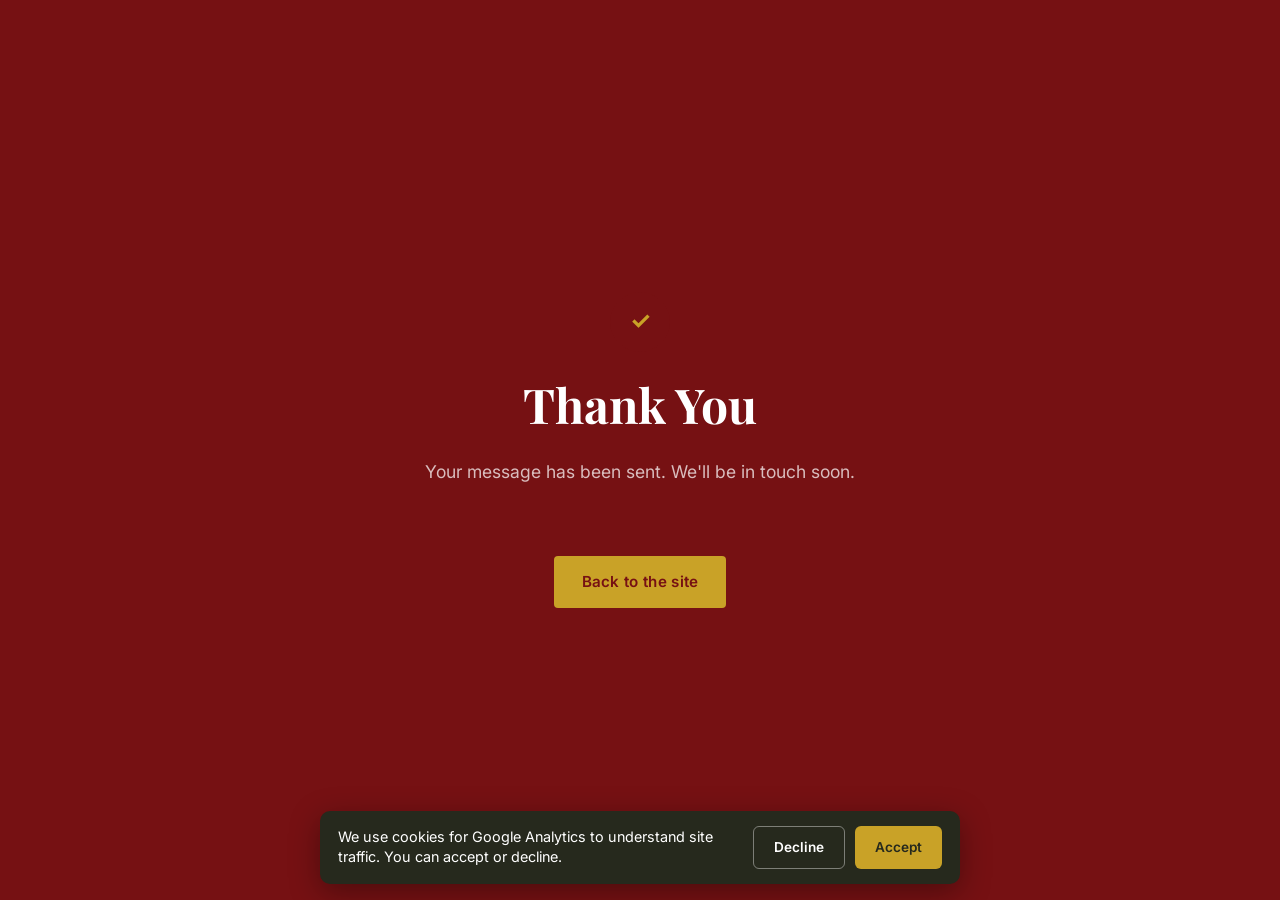
<file: thanks.html>
<!DOCTYPE html>
<html lang="en">
<head>
  <meta charset="UTF-8" />
  <meta name="viewport" content="width=device-width, initial-scale=1.0" />
  <!-- Google Analytics (GA4) — consent-gated (no analytics cookies until visitor accepts) -->
  <script async src="https://www.googletagmanager.com/gtag/js?id=G-TB7KFX933G"></script>
  <script>
    window.dataLayer = window.dataLayer || [];
    function gtag(){dataLayer.push(arguments);}
    gtag('consent', 'default', { 'analytics_storage': 'denied' });
    gtag('js', new Date());
    gtag('config', 'G-TB7KFX933G');
    try {
      if (localStorage.getItem('cookie-consent') === 'accepted') {
        gtag('consent', 'update', { 'analytics_storage': 'granted' });
      }
    } catch (e) {}
  </script>
  <title>Thank You — Reckoning &amp; Remembrance</title>
  <link rel="preconnect" href="https://fonts.googleapis.com" />
  <link rel="preconnect" href="https://fonts.gstatic.com" crossorigin />
  <link href="https://fonts.googleapis.com/css2?family=Playfair+Display:ital,wght@0,400;0,600;0,700;1,400;1,600&family=Inter:wght@300;400;500;600&display=swap" rel="stylesheet" />
  <link rel="stylesheet" href="style.css" />
  <!-- Mailchimp connected-site (audience tracking) -->
  <script id="mcjs">!function(c,h,i,m,p){m=c.createElement(h),p=c.getElementsByTagName(h)[0],m.async=1,m.src=i,p.parentNode.insertBefore(m,p)}(document,"script","https://chimpstatic.com/mcjs-connected/js/users/180905c2a2dba8e9ec6bac318/c8a10c213bd951253ec14046f.js");</script>
</head>
<body>
  <section class="section section--dark" style="min-height:100vh;display:flex;align-items:center;justify-content:center;text-align:center;">
    <div class="container container--narrow">
      <div class="success-icon" style="margin:0 auto 24px;">✓</div>
      <h1 class="section-title section-title--light">Thank You</h1>
      <p class="section-intro section-intro--light">Your message has been sent. We'll be in touch soon.</p>
      <a href="/" class="btn btn-gold" style="margin-top:12px;">Back to the site</a>
    </div>
  </section>
  <script src="cookie-consent.js"></script>
</body>
</html>
</file>
<file: style.css>
/* =============================================
   RECKONING & REMEMBRANCE
   Design System
   ============================================= */

:root {
  --navy:     #761113;
  --navy-mid: #5a0d10;
  --gold:     #C9A227;
  --gold-light: #E0B84A;
  --parchment:#D9CBC7;
  --cream:    #e8dedd;
  --charcoal: #26291D;
  --gray:     #5A5A5A;
  --gray-light: #888;
  --white:    #ffffff;
  --museum-bg: #26291D;

  /* New palette */
  --wine:     #761113;
  --forest:   #26291D;
  --dust:     #D9CBC7;

  --font-serif: 'Playfair Display', Georgia, serif;
  --font-sans:  'Inter', system-ui, sans-serif;

  --radius: 8px;
  --shadow: 0 4px 24px rgba(0,0,0,0.12);
  --shadow-lg: 0 12px 48px rgba(0,0,0,0.2);
}

/* ── Reset ──────────────────────────────────── */
*, *::before, *::after { box-sizing: border-box; margin: 0; padding: 0; }

html { scroll-behavior: smooth; }

body {
  font-family: var(--font-sans);
  font-size: 16px;
  line-height: 1.7;
  color: var(--charcoal);
  background: var(--navy);
}

img { display: block; max-width: 100%; }

a { color: inherit; text-decoration: none; }

p + p { margin-top: 1em; }

strong { font-weight: 600; }

/* ── Utilities ──────────────────────────────── */
.container {
  max-width: 1100px;
  margin: 0 auto;
  padding: 0 24px;
}

.container--narrow {
  max-width: 760px;
}

/* ── Nav ────────────────────────────────────── */
#nav {
  position: fixed;
  top: 0;
  left: 0;
  right: 0;
  z-index: 100;
  background: transparent;
  transition: background 0.3s, box-shadow 0.3s;
  padding: 0 24px;
}

#nav.scrolled {
  background: rgba(13, 27, 46, 0.97);
  box-shadow: 0 2px 20px rgba(0,0,0,0.4);
  backdrop-filter: blur(8px);
}

.nav-inner {
  max-width: 1100px;
  margin: 0 auto;
  display: flex;
  align-items: center;
  justify-content: space-between;
  height: 68px;
  gap: 32px;
}

.nav-logo {
  font-family: var(--font-serif);
  font-size: 1rem;
  font-weight: 600;
  color: var(--white);
  letter-spacing: 0.01em;
  flex-shrink: 0;
  line-height: 1.3;
}

.nav-links {
  display: flex;
  list-style: none;
  align-items: center;
  gap: 28px;
}

.nav-links a {
  color: rgba(255,255,255,0.8);
  font-size: 0.88rem;
  font-weight: 500;
  letter-spacing: 0.02em;
  transition: color 0.2s;
}

.nav-links a:hover { color: var(--white); }

.nav-cta {
  background: var(--gold) !important;
  color: var(--navy) !important;
  padding: 9px 20px !important;
  border-radius: 4px;
  font-weight: 600 !important;
  transition: background 0.2s !important;
}

.nav-cta:hover { background: var(--gold-light) !important; }

.nav-toggle {
  display: none;
  background: none;
  border: none;
  color: var(--white);
  font-size: 1.4rem;
  cursor: pointer;
  padding: 4px;
}

/* ── Buttons ────────────────────────────────── */
.btn {
  display: inline-block;
  padding: 13px 28px;
  border-radius: 4px;
  font-family: var(--font-sans);
  font-size: 0.95rem;
  font-weight: 600;
  letter-spacing: 0.02em;
  cursor: pointer;
  border: none;
  text-decoration: none;
  transition: background 0.2s, transform 0.15s, box-shadow 0.2s;
}

.btn:hover { transform: translateY(-1px); }

.btn-gold {
  background: var(--gold);
  color: var(--navy);
}
.btn-gold:hover { background: var(--gold-light); box-shadow: 0 4px 20px rgba(201,162,39,0.4); }

.btn-ghost {
  background: transparent;
  color: var(--white);
  border: 1.5px solid rgba(255,255,255,0.45);
}
.btn-ghost:hover { border-color: var(--white); background: rgba(255,255,255,0.07); }

.btn-navy {
  background: var(--navy);
  color: var(--white);
}
.btn-navy:hover { background: var(--navy-mid); }

.btn--large { padding: 16px 36px; font-size: 1rem; }

.btn--full { width: 100%; text-align: center; }

/* ── Section Shared ─────────────────────────── */
.section { padding: 96px 0; }

.section--dark {
  background: var(--navy);
  color: var(--white);
}

.section--parchment {
  background: var(--parchment);
  color: var(--charcoal);
}

.section--museum {
  background: var(--museum-bg);
  color: var(--white);
}

.section-eyebrow {
  font-family: var(--font-sans);
  font-size: 0.78rem;
  font-weight: 600;
  letter-spacing: 0.14em;
  text-transform: uppercase;
  margin-bottom: 14px;
}

.eyebrow--gold { color: var(--gold); }
.eyebrow--navy { color: var(--navy); }

.section-title {
  font-family: var(--font-serif);
  font-size: clamp(2rem, 4vw, 3rem);
  font-weight: 700;
  line-height: 1.2;
  margin-bottom: 24px;
  color: var(--charcoal);
}

.section-title--light { color: var(--white); }

.section-intro {
  font-size: 1.1rem;
  line-height: 1.75;
  color: var(--gray);
  max-width: 700px;
  margin-bottom: 56px;
}

.section-intro--light {
  color: rgba(255,255,255,0.72);
}

/* ── Hero ───────────────────────────────────── */
.hero {
  position: relative;
  min-height: 100vh;
  display: flex;
  align-items: center;
  background: var(--navy);
  overflow: hidden;
}

/* Ken Burns slow drift on hero gradient layer */
@keyframes hero-drift {
  0%   { transform: scale(1)    translate(0,    0); }
  33%  { transform: scale(1.06) translate(-1.5%, 1%); }
  66%  { transform: scale(1.04) translate(1%,  -0.8%); }
  100% { transform: scale(1)    translate(0,    0); }
}

/* Textured background pattern for the hero */
.hero::before {
  content: '';
  position: absolute;
  inset: -6%;          /* slightly oversized so drift never shows edges */
  background-image:
    radial-gradient(ellipse 80% 60% at 60% 40%, rgba(201,162,39,0.06) 0%, transparent 70%),
    radial-gradient(ellipse 50% 80% at 10% 80%, rgba(255,255,255,0.03) 0%, transparent 60%);
  pointer-events: none;
  animation: hero-drift 22s ease-in-out infinite;
  transform-origin: center center;
}

/* Subtle vertical lines texture */
.hero::after {
  content: '';
  position: absolute;
  inset: 0;
  background-image: repeating-linear-gradient(
    90deg,
    transparent,
    transparent 60px,
    rgba(255,255,255,0.012) 60px,
    rgba(255,255,255,0.012) 61px
  );
  pointer-events: none;
}

.hero-overlay {
  position: absolute;
  inset: 0;
  background: linear-gradient(
    160deg,
    rgba(13,27,46,0.5) 0%,
    rgba(13,27,46,0.2) 50%,
    rgba(13,27,46,0.7) 100%
  );
  pointer-events: none;
}

.hero-content {
  position: relative;
  z-index: 2;
  padding-top: 100px;
  padding-bottom: 120px;
}

.hero-eyebrow {
  font-size: 0.8rem;
  font-weight: 500;
  letter-spacing: 0.12em;
  text-transform: uppercase;
  color: var(--gold);
  margin-bottom: 20px;
}

.hero-title {
  font-family: var(--font-serif);
  font-size: clamp(3.2rem, 8vw, 7rem);
  font-weight: 700;
  line-height: 1.0;
  color: var(--white);
  margin-bottom: 16px;
  letter-spacing: -0.01em;
}

.hero-subtitle {
  font-family: var(--font-serif);
  font-size: clamp(1.1rem, 2.5vw, 1.5rem);
  font-style: italic;
  color: var(--gold);
  margin-bottom: 24px;
  font-weight: 400;
}

.hero-description {
  font-size: 1.1rem;
  color: rgba(255,255,255,0.78);
  max-width: 520px;
  line-height: 1.75;
  margin-bottom: 40px;
}

.hero-actions {
  display: flex;
  gap: 16px;
  flex-wrap: wrap;
  margin-bottom: 64px;
}

.hero-date-bar {
  display: flex;
  align-items: center;
  gap: 0;
  background: rgba(255,255,255,0.06);
  border: 1px solid rgba(255,255,255,0.12);
  border-radius: 6px;
  overflow: hidden;
  max-width: fit-content;
}

.hero-date-item {
  display: flex;
  flex-direction: column;
  padding: 16px 28px;
  gap: 3px;
}

.hero-date-label {
  font-size: 0.7rem;
  font-weight: 600;
  letter-spacing: 0.1em;
  text-transform: uppercase;
  color: var(--gold);
  opacity: 0.9;
}

.hero-date-value {
  font-size: 0.92rem;
  color: rgba(255,255,255,0.9);
  font-weight: 500;
}

.hero-date-divider {
  width: 1px;
  height: 48px;
  background: rgba(255,255,255,0.12);
  flex-shrink: 0;
}

.hero-scroll-hint {
  position: absolute;
  bottom: 36px;
  left: 50%;
  transform: translateX(-50%);
  color: rgba(255,255,255,0.4);
  z-index: 2;
  animation: scrollBounce 2s infinite;
  transition: color 0.2s;
}

.hero-scroll-hint:hover { color: rgba(255,255,255,0.8); }

@keyframes scrollBounce {
  0%, 100% { transform: translateX(-50%) translateY(0); }
  50% { transform: translateX(-50%) translateY(6px); }
}

/* ── Pull Quote ─────────────────────────────── */
.pull-quote-section {
  background: var(--gold);
  padding: 56px 0;
}

.pull-quote {
  max-width: 820px;
  margin: 0 auto;
  text-align: center;
}

.pull-quote p {
  font-family: var(--font-serif);
  font-size: clamp(1.25rem, 2.5vw, 1.7rem);
  font-style: italic;
  line-height: 1.6;
  color: var(--navy);
  margin-bottom: 16px;
}

.pull-quote cite {
  font-style: normal;
  font-size: 0.85rem;
  font-weight: 600;
  letter-spacing: 0.05em;
  color: rgba(13,27,46,0.7);
  text-transform: uppercase;
}

/* ── History ────────────────────────────────── */
.history-grid {
  display: grid;
  grid-template-columns: 1fr 380px;
  gap: 64px;
  align-items: start;
  margin-top: 48px;
}

.history-text p {
  color: rgba(255,255,255,0.78);
  font-size: 1.05rem;
  line-height: 1.8;
  margin-bottom: 1em;
}

.history-text p:first-child { margin-top: 0; }

.history-lead {
  font-family: var(--font-serif);
  font-size: 1.3rem !important;
  color: rgba(255,255,255,0.92) !important;
  line-height: 1.65 !important;
}

.history-text strong { color: var(--white); }

.history-aside {
  display: flex;
  flex-direction: column;
  gap: 16px;
}

.history-card {
  background: rgba(255,255,255,0.05);
  border: 1px solid rgba(255,255,255,0.1);
  border-left: 3px solid rgba(201,162,39,0.4);
  border-radius: 6px;
  padding: 20px 22px;
}

.history-card--gold {
  border-left-color: var(--gold);
  background: rgba(201,162,39,0.08);
}

.history-card-year {
  font-size: 0.78rem;
  font-weight: 700;
  letter-spacing: 0.1em;
  text-transform: uppercase;
  color: var(--gold);
  margin-bottom: 8px;
}

.history-card p {
  font-size: 0.92rem;
  color: rgba(255,255,255,0.72);
  line-height: 1.65;
  margin: 0;
}

/* ── Historical Images ──────────────────────── */
.hist-grid {
  display: grid;
  grid-template-columns: 1fr 1fr;
  grid-template-rows: auto auto;
  gap: 28px;
  margin-top: 16px;
}

.hist-figure--wide {
  grid-column: 1 / -1;
}

.hist-figure {
  margin: 0;
  display: flex;
  flex-direction: column;
  position: relative;
  overflow: hidden;
  border-radius: var(--radius);
}

.hist-img {
  width: 100%;
  display: block;
  border-radius: var(--radius);
  filter: sepia(0.15) contrast(1.05);
  background: #111;
  transition: transform 0.5s ease, filter 0.5s ease;
}

.hist-figure:hover .hist-img {
  transform: scale(1.03);
  filter: sepia(0.05) contrast(1.08);
}

.hist-caption {
  padding: 14px 4px 0;
  font-size: 0.83rem;
  color: rgba(255,255,255,0.65);
  line-height: 1.6;
  flex: 1;
  transition: color 0.3s ease;
}

.hist-figure:hover .hist-caption {
  color: rgba(255,255,255,0.9);
}

.hist-caption strong {
  color: var(--white);
  display: block;
  margin-bottom: 4px;
  font-size: 0.88rem;
}

.hist-credit {
  display: block;
  margin-top: 8px;
  font-size: 0.72rem;
  color: rgba(255,255,255,0.3);
  font-style: italic;
}

@media (max-width: 680px) {
  .hist-grid { grid-template-columns: 1fr; }
  .hist-figure--wide { grid-column: 1; }
}

/* ── History in-text divider ────────────────── */
.history-divider {
  text-align: center;
  margin: 36px 0;
}
.history-divider img {
  max-width: 320px;
  width: 80%;
  filter: invert(1);
  opacity: 0.6;
}

/* ── ACC Logos ──────────────────────────────── */

/* Full logo in partner card (parchment background) */
.partner-logo-img {
  display: block;
  max-width: 280px;
  width: 100%;
  margin: 0 0 20px;
}

/* Icon in the Cailloux Center section header (dark background) */
.acc-section-icon {
  display: block;
  width: 80px;
  height: 80px;
  margin-bottom: 16px;
}

/* ── Design Assets ──────────────────────────── */

/* Hero logo: black lines inverted to white on wine background */
.hero-logo-img {
  display: block;
  max-width: 560px;
  width: 88%;
  margin: 0 auto 16px;
  filter: invert(1);
}

/* Horizontal ornament used as a section divider */
.section-ornament {
  text-align: center;
  padding-bottom: 52px;
}
.section-ornament img {
  max-width: 420px;
  width: 68%;
}
/* On dark sections, invert ornament lines to white */
.section--dark .section-ornament img {
  filter: invert(1);
}

/* "JOIN THE REGIMENT" heading image in RSVP */
.regiment-img {
  display: block;
  max-width: 500px;
  width: 90%;
  margin: 0 auto 12px;
}

/* Vertical ornament in partner divider */
.partner-divider-orn {
  width: 56px;
  display: block;
  margin: 0 auto;
}

/* ── Faces of Freedom ───────────────────────── */
.section--faces {
  background: var(--navy);
  color: var(--white);
}

.faces-grid {
  display: grid;
  grid-template-columns: repeat(3, 1fr);
  gap: 28px;
  margin-top: 12px;
  margin-bottom: 48px;
}

.face-card {
  background: rgba(255,255,255,0.04);
  border: 1px solid rgba(255,255,255,0.08);
  border-radius: var(--radius);
  overflow: hidden;
  display: flex;
  flex-direction: column;
  transition: border-color 0.2s, transform 0.2s;
}

.face-card:hover {
  border-color: rgba(201,162,39,0.35);
  transform: translateY(-2px);
}

.face-img-wrap {
  aspect-ratio: 3 / 4;
  overflow: hidden;
  background: #111;
  position: relative;
}

.face-img {
  width: 100%;
  height: 100%;
  object-fit: cover;
  object-position: top center;
  filter: sepia(0.25) contrast(1.05);
  display: block;
  transition: transform 0.4s ease;
}

.face-card:hover .face-img {
  transform: scale(1.03);
}

.face-caption {
  padding: 20px 20px 22px;
  flex: 1;
  display: flex;
  flex-direction: column;
  gap: 6px;
}

.face-caption h3 {
  font-family: var(--font-serif);
  font-size: 1rem;
  font-weight: 600;
  color: var(--white);
  line-height: 1.3;
}

.face-regiment {
  font-size: 0.75rem;
  font-weight: 600;
  letter-spacing: 0.07em;
  text-transform: uppercase;
  color: var(--gold);
  margin-bottom: 4px;
}

.face-caption p {
  font-size: 0.82rem;
  color: rgba(255,255,255,0.6);
  line-height: 1.65;
  margin: 0;
}

.face-credit {
  font-size: 0.72rem !important;
  color: rgba(255,255,255,0.3) !important;
  margin-top: auto !important;
  padding-top: 10px;
  font-style: italic;
  border-top: 1px solid rgba(255,255,255,0.06);
}

.faces-attribution {
  text-align: center;
  font-size: 0.82rem;
  color: rgba(255,255,255,0.35);
  border-top: 1px solid rgba(255,255,255,0.08);
  padding-top: 28px;
  line-height: 1.6;
}

.faces-attribution strong { color: rgba(255,255,255,0.55); }
.faces-attribution em { font-style: italic; }

/* ── André Cailloux Center Spotlight ───────── */
.section--center-spotlight {
  background: var(--forest);
  color: var(--white);
}

.center-spotlight-grid {
  display: grid;
  grid-template-columns: 1fr 360px;
  gap: 64px;
  align-items: start;
  margin-top: 48px;
}

.center-spotlight-main p {
  color: rgba(255,255,255,0.75);
  font-size: 1.05rem;
  line-height: 1.85;
}

.center-spotlight-lead {
  font-family: var(--font-serif);
  font-size: 1.25rem !important;
  color: rgba(255,255,255,0.92) !important;
  line-height: 1.65 !important;
  margin-bottom: 1.2em;
}

.center-spotlight-aside {
  display: flex;
  flex-direction: column;
  gap: 16px;
}

.center-info-card {
  background: rgba(255,255,255,0.05);
  border: 1px solid rgba(255,255,255,0.1);
  border-left: 3px solid var(--gold);
  border-radius: 6px;
  padding: 20px 22px;
}

.center-info-icon {
  font-size: 1.1rem;
  color: var(--gold);
  margin-bottom: 8px;
}

.center-info-card h3 {
  font-family: var(--font-serif);
  font-size: 1rem;
  color: var(--white);
  margin-bottom: 8px;
}

.center-info-card p {
  font-size: 0.88rem;
  color: rgba(255,255,255,0.62);
  line-height: 1.65;
  margin: 0;
}

.center-donate-block {
  background: rgba(201,162,39,0.1);
  border: 1px solid rgba(201,162,39,0.25);
  border-radius: 6px;
  padding: 22px;
  text-align: center;
}

.center-donate-block p {
  font-size: 0.9rem;
  color: rgba(255,255,255,0.7);
  line-height: 1.6;
  margin: 0;
}

/* ── Discovery ──────────────────────────────── */
.discovery-content {
  margin-top: 32px;
}

.discovery-lead {
  font-family: var(--font-serif);
  font-size: 1.25rem;
  line-height: 1.65;
  color: var(--charcoal);
  margin-bottom: 1.2em;
}

.discovery-route {
  margin-top: 48px;
  padding: 36px;
  background: var(--white);
  border-radius: var(--radius);
  border: 1px solid rgba(0,0,0,0.08);
  box-shadow: var(--shadow);
  display: flex;
  flex-direction: column;
  gap: 0;
}

.route-point {
  display: flex;
  align-items: flex-start;
  gap: 20px;
}

.route-dot {
  width: 16px;
  height: 16px;
  border-radius: 50%;
  background: var(--navy);
  flex-shrink: 0;
  margin-top: 4px;
  border: 3px solid var(--navy);
}

.route-dot--gold {
  background: var(--gold);
  border-color: var(--gold);
}

.route-label {
  display: flex;
  flex-direction: column;
  gap: 3px;
}

.route-label strong {
  font-size: 1rem;
  color: var(--navy);
}

.route-label span {
  font-size: 0.9rem;
  color: var(--gray);
}

.route-note {
  font-size: 0.8rem !important;
  font-style: italic;
  color: var(--gold) !important;
  opacity: 0.85;
}

.discovery-link {
  color: var(--navy);
  text-decoration: underline;
  text-underline-offset: 3px;
}
.discovery-link:hover { opacity: 0.75; }

.discovery-credit {
  margin-top: 28px !important;
  padding: 16px 20px;
  background: rgba(13,27,46,0.06);
  border-radius: 4px;
  font-size: 0.82rem !important;
  color: var(--gray) !important;
  line-height: 1.6 !important;
}

.discovery-credit strong { color: var(--navy); }

.route-event {
  font-size: 0.82rem !important;
  font-weight: 600;
  color: var(--navy) !important;
  background: rgba(13,27,46,0.08);
  border-radius: 3px;
  padding: 3px 8px;
  display: inline-block;
  margin-top: 4px;
}

.route-middle {
  display: flex;
  align-items: flex-start;
  gap: 20px;
}

.route-dot--mid {
  background: rgba(13,27,46,0.35) !important;
  border-color: rgba(13,27,46,0.35) !important;
  width: 12px !important;
  height: 12px !important;
  margin-top: 6px !important;
}

.route-line {
  width: 2px;
  height: 36px;
  background: repeating-linear-gradient(
    to bottom,
    var(--gold) 0px,
    var(--gold) 5px,
    transparent 5px,
    transparent 10px
  );
  margin: 8px 0 8px 7px;
}

/* ── Procession ─────────────────────────────── */
.procession-elements {
  display: grid;
  grid-template-columns: repeat(3, 1fr);
  gap: 24px;
  margin-bottom: 56px;
}

.element-card {
  background: rgba(255,255,255,0.05);
  border: 1px solid rgba(255,255,255,0.08);
  border-radius: var(--radius);
  padding: 28px 24px;
  transition: background 0.2s, border-color 0.2s;
}

.element-card:hover {
  background: rgba(255,255,255,0.08);
  border-color: rgba(201,162,39,0.3);
}

.element-icon {
  font-size: 1.5rem;
  margin-bottom: 14px;
  color: var(--gold);
  font-style: normal;
}

.element-card h3 {
  font-family: var(--font-serif);
  font-size: 1.1rem;
  font-weight: 600;
  color: var(--white);
  margin-bottom: 10px;
}

.element-card p {
  font-size: 0.9rem;
  color: rgba(255,255,255,0.65);
  line-height: 1.7;
  margin: 0;
}

.procession-cta { text-align: center; }

/* ── Partnership ────────────────────────────── */
.partner-grid {
  display: grid;
  grid-template-columns: 1fr auto 1fr;
  gap: 40px;
  align-items: start;
  margin-bottom: 48px;
}

.partner-card {
  background: var(--white);
  border-radius: var(--radius);
  border: 1px solid rgba(0,0,0,0.08);
  padding: 36px;
  box-shadow: var(--shadow);
}

.partner-logo-placeholder {
  width: 100%;
  height: 72px;
  background: var(--navy);
  border-radius: 6px;
  display: flex;
  align-items: center;
  justify-content: center;
  font-family: var(--font-serif);
  font-size: 0.85rem;
  font-weight: 600;
  color: var(--gold);
  letter-spacing: 0.03em;
  margin-bottom: 24px;
}

.partner-logo-placeholder--alt {
  background: var(--museum-bg);
}

.partner-card h3 {
  font-family: var(--font-serif);
  font-size: 1.2rem;
  color: var(--navy);
  margin-bottom: 12px;
}

.partner-card p {
  color: var(--gray);
  font-size: 0.92rem;
  line-height: 1.75;
}

.partner-link {
  display: inline-block;
  margin-top: 16px;
  font-size: 0.88rem;
  font-weight: 600;
  color: var(--navy);
  border-bottom: 1.5px solid var(--gold);
  padding-bottom: 2px;
}

.partner-link:hover { color: var(--gold); }

.partner-divider {
  display: flex;
  flex-direction: column;
  align-items: center;
  gap: 12px;
  padding-top: 60px;
}

.partner-divider-line {
  width: 1px;
  flex: 1;
  background: rgba(0,0,0,0.15);
  min-height: 40px;
}

.partner-divider-text {
  font-family: var(--font-serif);
  font-size: 2rem;
  color: var(--gold);
  line-height: 1;
}

.partnership-statement {
  background: var(--navy);
  color: rgba(255,255,255,0.85);
  border-radius: var(--radius);
  padding: 32px 40px;
  font-size: 1.05rem;
  line-height: 1.8;
  font-style: italic;
  font-family: var(--font-serif);
  border-left: 4px solid var(--gold);
}

/* ── Museum ─────────────────────────────────── */
.museum-content {
  margin-top: 8px;
}

.museum-content p {
  color: rgba(255,255,255,0.75);
  font-size: 1.05rem;
  line-height: 1.8;
}

.museum-funding {
  margin-top: 48px;
  padding: 36px;
  background: rgba(255,255,255,0.05);
  border-radius: var(--radius);
  border: 1px solid rgba(255,255,255,0.1);
}

.museum-funding h3 {
  font-family: var(--font-serif);
  font-size: 1.3rem;
  color: var(--white);
  margin-bottom: 12px;
}

.museum-funding > p {
  color: rgba(255,255,255,0.65);
  font-size: 0.95rem;
  margin-bottom: 28px;
}

.funding-split {
  display: flex;
  align-items: stretch;
  gap: 0;
}

.funding-half {
  flex: 1;
  display: flex;
  flex-direction: column;
  align-items: center;
  text-align: center;
  padding: 8px 24px;
  gap: 6px;
}

.funding-half strong {
  color: var(--white);
  font-size: 0.95rem;
}

.funding-half p {
  font-size: 0.85rem !important;
  color: rgba(255,255,255,0.55) !important;
  line-height: 1.55 !important;
  margin: 0 !important;
}

.funding-percent {
  font-family: var(--font-serif);
  font-size: 2.8rem;
  font-weight: 700;
  color: var(--gold);
  line-height: 1;
  margin-bottom: 4px;
}

.funding-split-line {
  width: 1px;
  background: rgba(255,255,255,0.12);
  margin: 0 8px;
  flex-shrink: 0;
}

.museum-footnote {
  margin-top: 36px;
  padding: 24px 28px;
  background: rgba(201,162,39,0.08);
  border-left: 3px solid var(--gold);
  border-radius: 4px;
}

.museum-footnote p {
  font-size: 0.9rem !important;
  color: rgba(255,255,255,0.65) !important;
  line-height: 1.7 !important;
  font-style: italic;
  margin: 0 !important;
}

.museum-footnote strong {
  color: var(--gold);
  font-style: normal;
}

.museum-cta {
  margin-top: 40px;
  text-align: center;
}

.museum-cta-note {
  margin-top: 14px !important;
  font-size: 0.82rem !important;
  color: rgba(255,255,255,0.4) !important;
  line-height: 1.5 !important;
}

/* ── RSVP Form ──────────────────────────────── */
.rsvp-form-wrap {
  margin-top: 40px;
  background: var(--white);
  border-radius: var(--radius);
  padding: 44px;
  box-shadow: var(--shadow-lg);
  border: 1px solid rgba(0,0,0,0.06);
}

.rsvp-form { display: flex; flex-direction: column; gap: 20px; }

.form-row { display: grid; grid-template-columns: 1fr 1fr; gap: 16px; }

.form-group { display: flex; flex-direction: column; gap: 7px; }

.form-group label {
  font-size: 0.85rem;
  font-weight: 600;
  color: var(--navy);
  letter-spacing: 0.02em;
}

.form-optional {
  font-weight: 400;
  color: var(--gray-light);
}

.form-required {
  color: #b94040;
  font-weight: 600;
}

.form-group input[type="tel"] {
  padding: 12px 16px;
  border: 1.5px solid rgba(0,0,0,0.15);
  border-radius: 5px;
  font-family: var(--font-sans);
  font-size: 0.95rem;
  color: var(--charcoal);
  background: var(--cream);
  transition: border-color 0.2s, box-shadow 0.2s;
  outline: none;
}

.form-group input[type="tel"]:focus {
  border-color: var(--navy);
  box-shadow: 0 0 0 3px rgba(13,27,46,0.1);
  background: var(--white);
}

.form-group input[type="text"],
.form-group input[type="email"],
.form-group textarea {
  padding: 12px 16px;
  border: 1.5px solid rgba(0,0,0,0.15);
  border-radius: 5px;
  font-family: var(--font-sans);
  font-size: 0.95rem;
  color: var(--charcoal);
  background: var(--cream);
  transition: border-color 0.2s, box-shadow 0.2s;
  outline: none;
}

.form-group textarea { resize: vertical; line-height: 1.6; }

.form-group input:focus {
  border-color: var(--navy);
  box-shadow: 0 0 0 3px rgba(13,27,46,0.1);
  background: var(--white);
}

.form-group--check { flex-direction: row; align-items: flex-start; }

.check-label {
  display: flex;
  gap: 10px;
  align-items: flex-start;
  cursor: pointer;
  font-size: 0.9rem;
  color: var(--gray);
  line-height: 1.55;
}

.check-label input[type="checkbox"] {
  margin-top: 3px;
  accent-color: var(--navy);
  flex-shrink: 0;
  width: 16px;
  height: 16px;
}

.form-note {
  font-size: 0.8rem;
  color: var(--gray-light);
  text-align: center;
  margin-top: -4px;
}

/* Success state */
.rsvp-success {
  text-align: center;
  padding: 24px 0;
}

.success-icon {
  width: 60px;
  height: 60px;
  border-radius: 50%;
  background: var(--navy);
  color: var(--gold);
  font-size: 1.5rem;
  display: flex;
  align-items: center;
  justify-content: center;
  margin: 0 auto 20px;
  font-weight: 700;
}

.rsvp-success h3 {
  font-family: var(--font-serif);
  font-size: 1.6rem;
  color: var(--navy);
  margin-bottom: 12px;
}

.rsvp-success p {
  color: var(--gray);
  font-size: 0.95rem;
  line-height: 1.7;
  max-width: 480px;
  margin: 0 auto 12px;
}

.rsvp-success button { margin-top: 20px; }

/* ── Context Bar ────────────────────────────── */
.context-bar {
  background: rgba(201,162,39,0.12);
  border-top: 1px solid rgba(201,162,39,0.2);
  border-bottom: 1px solid rgba(201,162,39,0.2);
  padding: 18px 0;
}

.context-bar p {
  text-align: center;
  font-size: 0.88rem;
  color: rgba(255,255,255,0.6);
}

.context-bar strong { color: var(--gold); }

/* ── Footer ─────────────────────────────────── */
#footer {
  background: var(--navy-mid);
  color: rgba(255,255,255,0.6);
  padding-top: 64px;
}

.footer-inner {
  display: grid;
  grid-template-columns: 2fr 1fr 1fr 1fr;
  gap: 40px;
  padding-bottom: 56px;
  border-bottom: 1px solid rgba(255,255,255,0.08);
}

.footer-brand h3 {
  font-family: var(--font-serif);
  font-size: 1.1rem;
  color: var(--white);
  margin-bottom: 6px;
}

.footer-brand p {
  font-size: 0.88rem;
  color: rgba(255,255,255,0.5);
  line-height: 1.6;
}

.footer-col h4 {
  font-size: 0.75rem;
  font-weight: 700;
  letter-spacing: 0.1em;
  text-transform: uppercase;
  color: var(--gold);
  margin-bottom: 16px;
}

.footer-col ul { list-style: none; display: flex; flex-direction: column; gap: 10px; }

.footer-col a {
  font-size: 0.88rem;
  color: rgba(255,255,255,0.55);
  transition: color 0.2s;
}
.footer-col a:hover { color: var(--white); }

.footer-bottom {
  padding: 20px 0;
  text-align: center;
}

.footer-bottom p {
  font-size: 0.8rem;
  color: rgba(255,255,255,0.3);
}

/* ── Donate form embed ──────────────────────── */
.donate-form-wrap {
  margin-top: 32px;
  border-radius: var(--radius);
  overflow: hidden;
  background: #fff;
}

/* ── Responsive ─────────────────────────────── */
@media (max-width: 960px) {
  .history-grid { grid-template-columns: 1fr; gap: 40px; }
  .history-aside { grid-template-columns: 1fr 1fr; display: grid; }
  .procession-elements { grid-template-columns: 1fr 1fr; }
  .faces-grid { grid-template-columns: repeat(2, 1fr); }
  .center-spotlight-grid { grid-template-columns: 1fr; gap: 40px; }
  .center-spotlight-aside { display: grid; grid-template-columns: 1fr 1fr; }
  .center-donate-block { grid-column: 1 / -1; }
  .partner-grid { grid-template-columns: 1fr; }
  .partner-divider { flex-direction: row; padding: 0; }
  .partner-divider-line { height: 1px; width: 40px; min-height: unset; }
  .footer-inner { grid-template-columns: 1fr 1fr; }
}

@media (max-width: 680px) {
  .nav-links { display: none; flex-direction: column; position: fixed; top: 68px; left: 0; right: 0; background: var(--navy); padding: 20px 24px 28px; gap: 4px; border-bottom: 1px solid rgba(255,255,255,0.1); }
  .nav-links.open { display: flex; }
  .nav-toggle { display: block; }
  .nav-links li { width: 100%; }
  .nav-links a, .nav-links .nav-cta { display: block; padding: 10px 0 !important; border-radius: 0 !important; background: none !important; }
  .nav-cta { color: var(--gold) !important; }

  .hero-date-bar { flex-direction: column; width: 100%; max-width: 100%; }
  .hero-date-divider { display: none; }
  .hero-date-item { padding: 12px 20px; border-bottom: 1px solid rgba(255,255,255,0.08); }
  .hero-date-item:last-child { border-bottom: none; }
  .hero-actions { flex-direction: column; }
  .btn--large { width: 100%; text-align: center; }

  .faces-grid { grid-template-columns: 1fr; }
  .procession-elements { grid-template-columns: 1fr; }
  .form-row { grid-template-columns: 1fr; }
  .rsvp-form-wrap { padding: 28px 20px; }
  .history-aside { grid-template-columns: 1fr; }
  .center-spotlight-grid { grid-template-columns: 1fr; gap: 32px; }
  .center-spotlight-aside { grid-template-columns: 1fr; }
  .funding-split { flex-direction: column; }
  .funding-split-line { width: 100%; height: 1px; margin: 8px 0; }
  .footer-inner { grid-template-columns: 1fr; gap: 32px; }
  .museum-funding { padding: 24px 20px; }
  .partnership-statement { padding: 24px 24px; }
  .section { padding: 64px 0; }
}

/* ── Sticky RSVP button ─────────────────────── */
.sticky-rsvp {
  position: fixed;
  bottom: 28px;
  right: 24px;
  z-index: 200;
  background: var(--gold);
  color: var(--navy);
  padding: 13px 24px;
  border-radius: 50px;
  font-family: var(--font-sans);
  font-weight: 700;
  font-size: 0.88rem;
  letter-spacing: 0.04em;
  text-decoration: none;
  box-shadow: 0 4px 24px rgba(0,0,0,0.35);
  opacity: 0;
  transform: translateY(16px);
  transition: opacity 0.4s ease, transform 0.4s ease, background 0.2s;
  pointer-events: none;
}
.sticky-rsvp.visible {
  opacity: 1;
  transform: translateY(0);
  pointer-events: auto;
}
.sticky-rsvp:hover {
  background: var(--gold-light);
  transform: translateY(-2px);
}
@media (max-width: 480px) {
  .sticky-rsvp { bottom: 16px; right: 16px; padding: 11px 18px; font-size: 0.82rem; }
}

/* ═══════════════════════════════════════════════════════════
   Mailchimp embedded RSVP form — blended with site styling
   ═══════════════════════════════════════════════════════════ */
#mc_embed_signup { background: transparent !important; width: 100% !important; max-width: 100% !important; font-family: inherit !important; color: inherit; clear: none !important; }
#mc_embed_signup h2 { display: none; }                 /* redundant with the "March With Us" section title */
#mc_embed_signup .indicates-required { text-align: right; font-size: 0.8rem; opacity: 0.65; margin-bottom: 14px; }
#mc_embed_signup .asterisk { color: var(--wine); }
#mc_embed_signup .mc-field-group { margin-bottom: 18px; }
#mc_embed_signup .mc-field-group > label { display: block; font-weight: 600; margin-bottom: 6px; font-size: 0.95rem; color: var(--charcoal); }
#mc_embed_signup input[type="email"],
#mc_embed_signup input[type="text"] { width: 100%; padding: 12px 14px; border: 1px solid #b7bcbf; border-radius: 6px; font: inherit; box-sizing: border-box; background: var(--white); color: var(--charcoal); }
#mc_embed_signup input[type="email"]:focus,
#mc_embed_signup input[type="text"]:focus { outline: none; border-color: var(--wine); }
#mc_embed_signup .mc-sms-phone-group { display: flex; gap: 8px; margin-top: 8px; font-size: 0.78rem; line-height: 1.45; opacity: 0.85; }
#mc_embed_signup .mc-sms-phone-group input[type="checkbox"] { margin-top: 3px; }
#mc_embed_signup .mc-sms-phone-group a { text-decoration: underline; }
#mc_embed_signup #mce-responses { margin: 10px 0 0; }
#mc_embed_signup #mce-responses .response { font-size: 0.9rem; padding: 6px 0; }
#mc_embed_signup #mce-error-response { color: var(--wine); }
#mc_embed_signup .clear { clear: both; }
#mc_embed_signup input.button { margin-top: 10px; }
#mc_embed_signup .form-note { font-size: 0.8rem; opacity: 0.7; margin-top: 12px; text-align: center; }

/* ═══════════════════════════════════════════════════════════
   Cookie consent banner
   ═══════════════════════════════════════════════════════════ */
.cookie-consent {
  position: fixed; left: 16px; right: 16px; bottom: 16px; z-index: 9999;
  max-width: 640px; margin: 0 auto;
  background: var(--charcoal); color: #fff;
  border-radius: 10px; padding: 15px 18px;
  box-shadow: 0 8px 30px rgba(0,0,0,0.35);
  display: flex; flex-wrap: wrap; align-items: center; gap: 12px 16px;
  font-size: 0.9rem;
  transform: translateY(150%); opacity: 0;
  transition: transform 0.32s ease, opacity 0.32s ease;
}
.cookie-consent--visible { transform: translateY(0); opacity: 1; }
.cookie-consent__text { margin: 0; flex: 1 1 260px; line-height: 1.45; }
.cookie-consent__actions { display: flex; gap: 10px; flex: 0 0 auto; }
.cookie-consent__btn {
  cursor: pointer; border: none; border-radius: 6px;
  padding: 9px 20px; font: inherit; font-weight: 600; font-size: 0.85rem;
  transition: background 0.2s ease;
}
.cookie-consent__btn--accept { background: var(--gold); color: var(--charcoal); }
.cookie-consent__btn--accept:hover { background: var(--gold-light); }
.cookie-consent__btn--decline { background: transparent; color: #fff; border: 1px solid rgba(255,255,255,0.4); }
.cookie-consent__btn--decline:hover { background: rgba(255,255,255,0.12); }
@media (max-width: 480px) {
  .cookie-consent { flex-direction: column; align-items: stretch; text-align: left; }
  .cookie-consent__actions { justify-content: flex-end; }
}

/* ═══════════════════════════════════════════════════════════
   The Mural section — copy + teaser video side by side
   ═══════════════════════════════════════════════════════════ */
.mural-grid { display: grid; grid-template-columns: 1fr 1fr; gap: 44px; align-items: center; margin-top: 28px; }
.mural-text p { margin: 0 0 16px; line-height: 1.75; }
.mural-text .btn { margin-top: 10px; }
.mural-video { width: 100%; height: auto; border-radius: 10px; box-shadow: 0 12px 40px rgba(0,0,0,0.28); display: block; background: #000; }
@media (max-width: 820px) {
  .mural-grid { grid-template-columns: 1fr; gap: 26px; }
}

/* ═══════════════════════════════════════════════════════════
   Footer — "Supported in part by" funder logo (NOTCF)
   ═══════════════════════════════════════════════════════════ */
.footer-support {
  text-align: center;
  padding: 30px 24px 10px;
  margin-top: 44px;
  border-top: 1px solid rgba(255,255,255,0.12);
}
.footer-support-label {
  display: block;
  font-size: 0.72rem;
  letter-spacing: 0.14em;
  text-transform: uppercase;
  opacity: 0.55;
  margin-bottom: 16px;
}
.footer-support-logo {
  height: 70px;
  width: auto;
  opacity: 0.9;
  transition: opacity 0.2s ease;
}
.footer-support-logo:hover { opacity: 1; }

.footer-support-logo { display: block; margin: 0 auto; }
</file>
